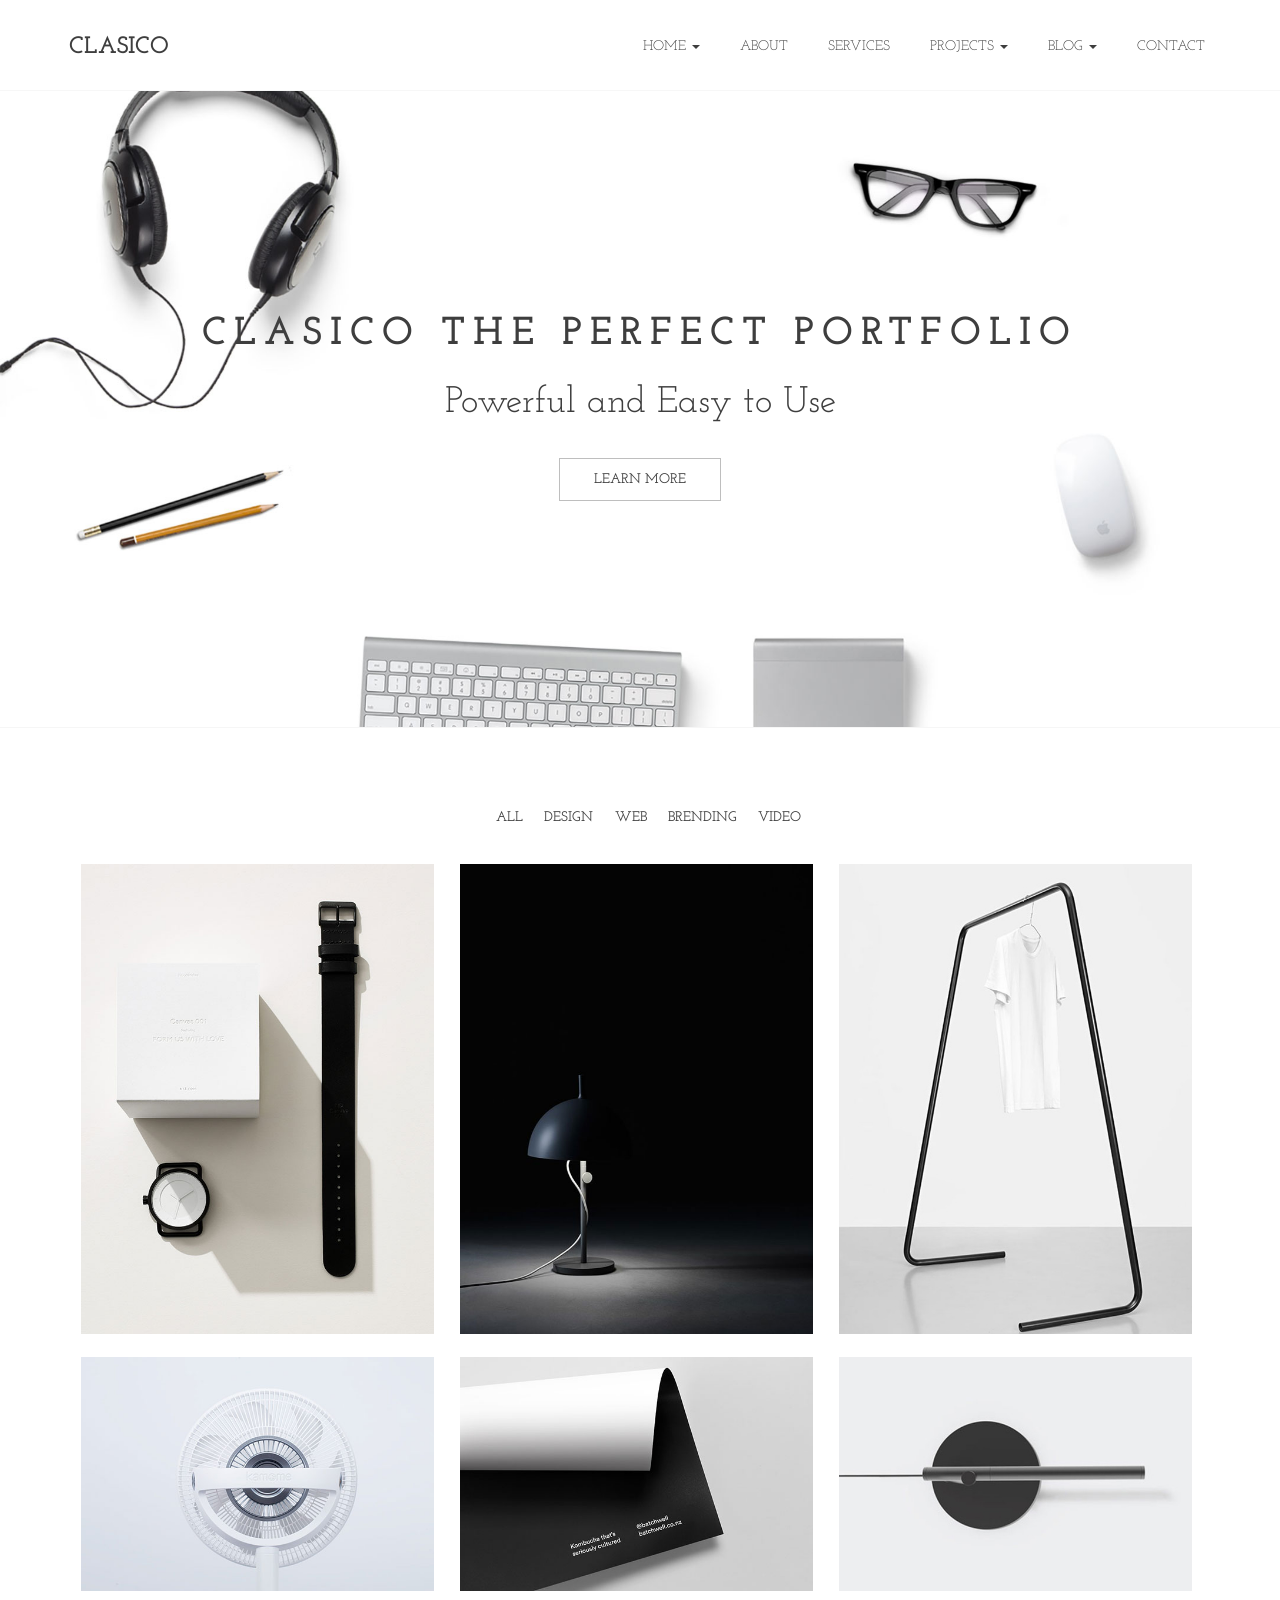
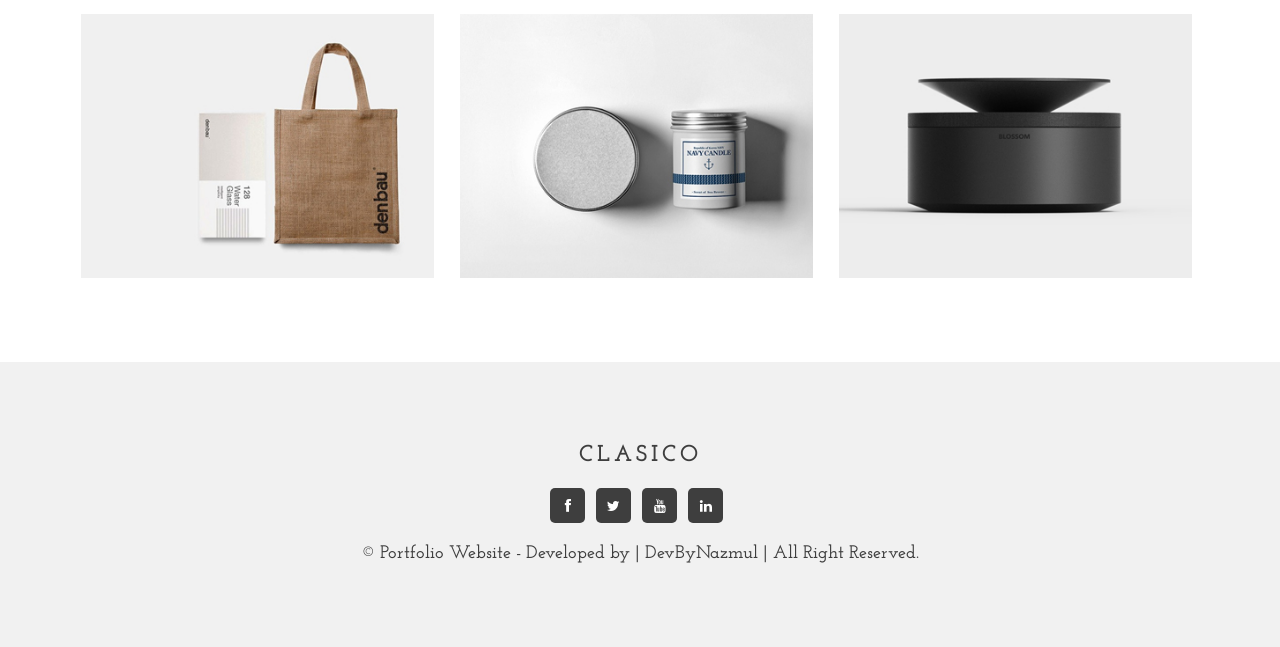
<file: index.html>
<!DOCTYPE html>
<html class="no-js" lang="en">


<head>
	<meta name="description" content="Clasico - Agency and Portfolio Template">
	<meta name="keywords" content="Clasico, portfolio, wordpress, html, css, theme">
    <meta name="viewport" content="width=device-width, initial-scale=1">      
	<meta name="LegendTheme" content="legendtheme">
	<meta http-equiv="Content-Type" content="text/html; charset=utf-8" />
	<title>Clasico - Minimal Portfolio Template</title>
    
    <!-- CSS Files -->
    <link rel="stylesheet" type="text/css" href="css/bootstrap.min.css" />
    <link rel="stylesheet" type="text/css" href="css/font-awesome.min.css" />
    <link rel="stylesheet" type="text/css" href="css/ionicons.css" />
    <link rel="stylesheet" type="text/css" href="css/style.css" />
</head>

<body>
	
    <header id="header">
    	<!-- start Navigation -->
        <nav class="navbar navbar-default" >
          <div class="container">
			<div class="row">
				<!-- Brand and toggle get grouped for better mobile display -->
				<div class="navbar-header">
				  <button type="button" class="navbar-toggle" data-toggle="collapse" data-target="#bs-example-navbar-collapse-1">
					<span class="sr-only">Toggle navigation</span>
					<span class="icon-bar"></span>
					<span class="icon-bar"></span>
					<span class="icon-bar"></span>
				  </button>
				  <a class="navbar-brand" href="index.html">Clasico</a>
				</div>
			
				<!-- Collect the nav links, forms, and other content for toggling -->
				<div class="collapse navbar-collapse" id="bs-example-navbar-collapse-1">
				  <ul class="nav navbar-nav navbar-right">
					<li class="dropdown ">
					  <a href="index.html" class="dropdown-toggle" data-toggle="dropdown">Home <b class="caret"></b></a>
					  <ul class="dropdown-menu">
						<li><a href="index.html">Grid Three</a></li>
						<li><a href="home-grid-two.html">Grid Two</a></li>
						<li><a href="home-agency.html">Agency</a></li>
					  </ul>
					</li>
					<li><a href="about.html">About</a></li>
					<li><a href="services.html">Services</a></li>
					<li class="dropdown">
					  <a href="#" class="dropdown-toggle" data-toggle="dropdown">Projects <b class="caret"></b></a>
					  <ul class="dropdown-menu">
						<li><a href="project-grid-two.html">Project Grid Two</a></li>
						<li><a href="project-grid-three.html">Project Grid Three</a></li>
						<li><a href="project-single.html">Single project Page</a></li>
					  </ul>
					</li>
					<li class="dropdown">
					  <a href="#" class="dropdown-toggle" data-toggle="dropdown">Blog <b class="caret"></b></a>
					  <ul class="dropdown-menu">
						<li><a href="blog-with-sidebar.html">Blog Page</a></li>
						<li><a href="blog-post.html">Single Blog Page</a></li>
					  </ul>
					</li>
					<li><a href="contact.html">Contact</a></li>
				  </ul>
				</div><!-- /.navbar-collapse -->
			</div>	
          </div><!-- /.container-fluid -->
        </nav><!-- end nav -->
    </header><!-- end header-->
    
	
	<div class="banner-area">
		<div class="container">
			<div class="row">
				<div class="home-top col-sm-12 ">
					<h3>Clasico the Perfect Portfolio</h3>
					<p>Powerful and Easy to Use</p>
					<a href="#">Learn more  </a>
				</div><!-- end home-top -->
			</div><!-- end row -->
		</div><!-- end container -->
    </div>
	
    <section id="portfolio" class="portfolio-area">
    	<div class="container inner-portfolio">
		
			<div class="portfolio-filter">
				<a class="filter" data-filter=".design, .web, .brending, .video">All</a>
				<a class="filter" data-filter=".design">design</a>
				<a class="filter" data-filter=".web">web</a>
				<a class="filter" data-filter=".brending">brending</a>
				<a class="filter" data-filter=".video">video</a>
			</div>
			
            <div class="portfolio">
                <div class="mix design brending" data-my-order="1">
                	<a href="project-single.html">
                        <img src="images/portfolio/1-2.jpg" alt="" />
                        <div class="inner-item">
                            <div class="text">
                                <h6>Your  Portfolio  Title</h6>
                                <p> brending</p>
                            </div><!-- end text -->
                        </div><!-- end inner-item -->
                    </a>
                </div>
                <div class="mix web design" data-my-order="2">
                	<a href="project-single.html">
                        <img src="images/portfolio/2-2.jpg" alt="" />
                        <div class="inner-item">
                            <div class="text">
                                <h6>Your  Portfolio  Title</h6>
                                <p>design</p>
                            </div><!-- end text -->
                        </div><!-- end inner-item -->
                    </a>
                </div>
                <div class="mix video" data-my-order="3">
                	<a href="project-single.html">
                        <img src="images/portfolio/2-1.jpg" alt="" />
                        <div class="inner-item">
                            <div class="text">
                                <h6>Your  Portfolio  Title</h6>
                                <p>video</p>
                            </div><!-- end text -->
                        </div><!-- end inner-item -->
                    </a>
                </div>
                <div class="mix brending" data-my-order="4">
                	<a href="project-single.html">
                        <img src="images/portfolio/3-2.jpg" alt="" />
                        <div class="inner-item">
                            <div class="text">
                                <h6>Your  Portfolio  Title</h6>
                                <p>brending</p>
                            </div><!-- end text -->
                        </div><!-- end inner-item -->
                    </a>
                </div>
                <div class="mix brending" data-my-order="4">
                	<a href="project-single.html">
                        <img src="images/portfolio/4-2.jpg" alt="" />
                        <div class="inner-item">
                            <div class="text">
                                <h6>Your  Portfolio  Title</h6>
                                <p>brending</p>
                            </div><!-- end text -->
                        </div><!-- end inner-item -->
                    </a>
                </div>
                <div class="mix video" data-my-order="4">
                	<a href="project-single.html">
                        <img src="images/portfolio/6.jpg" alt="" />
                        <div class="inner-item">
                            <div class="text">
                                <h6>Your  Portfolio  Title</h6>
                                <p>video</p>
                            </div><!-- end text -->
                        </div><!-- end inner-item -->
                    </a>
                </div>
                <div class="mix video" data-my-order="4">
                	<a href="project-single.html">
                        <img src="images/portfolio/work_07.jpg" alt="" />
                        <div class="inner-item">
                            <div class="text">
                                <h6>Your  Portfolio  Title</h6>
                                <p>video</p>
                            </div><!-- end text -->
                        </div><!-- end inner-item -->
                    </a>
                </div>
                <div class="mix design" data-my-order="4">
                	<a href="project-single.html">
                        <img src="images/portfolio/work_08.jpg" alt="" />
                        <div class="inner-item">
                            <div class="text">
                                <h6>Your  Portfolio  Title</h6>
                                <p>design</p>
                            </div><!-- end text -->
                        </div><!-- end inner-item -->
                    </a>
                </div>
                <div class="mix web" data-my-order="4">
                	<a href="project-single.html">
                        <img src="images/portfolio/work_09.jpg" alt="" />
                        <div class="inner-item">
                            <div class="text">
                                <h6>Your  Portfolio  Title</h6>
                                <p>Web</p>
                            </div><!-- end text -->
                        </div><!-- end inner-item -->
                    </a>
                </div>
            </div>
        </div><!-- end container -->
    </section><!-- end portfolio section -->
    
    <footer class="footer-top-area">
    	<div class="container">
        	<div class="">
            	<div class="footertop">
                
                    <div class="footer-copy-right col-sm-12">
						<a  href="#"> Clasico </a>
						<div class="footer-top-social-info">
                            <a href="#" class="facebook"><i class="fa fa-facebook"></i></a>
                            <a href="#" class="twitter"><i class="fa fa-twitter"></i></a>
                            <a href="#" class="youtube"><i class="fa fa-youtube"></i></a>
                            <a href="#" class="linkedin"><i class="fa fa-linkedin"></i></a>
                        </div>
						
                    </div><!-- end footer-top -->
					<div class="copy-right-area">
					
						<div class="footer-copy-right col-sm-12">
							<p > © Portfolio Website - Developed by | DevByNazmul | All Right Reserved. </p>
						</div><!-- end footer-widget -->

						
					</div>
                    
                </div><!-- end widgets -->
                
            </div><!-- end row -->
        </div><!-- end container -->
    </footer><!-- end footer -->
	
	



	<!-- JavaScript Files -->
    <script src="js/jquery-2.2.4.min.js"></script>
    <script src="js/bootstrap.min.js"></script>
    <script src="js/jquery.easing.min.js"></script>
    <script src="js/jquery.mixitup.min.js"></script>
    <script src="js/tilt.js"></script>
	<script src="js/mail.js"></script>
	<script src="js/scrollup.js"></script>
	<script src="js/script.js"></script>
</body>


</html>
</file>
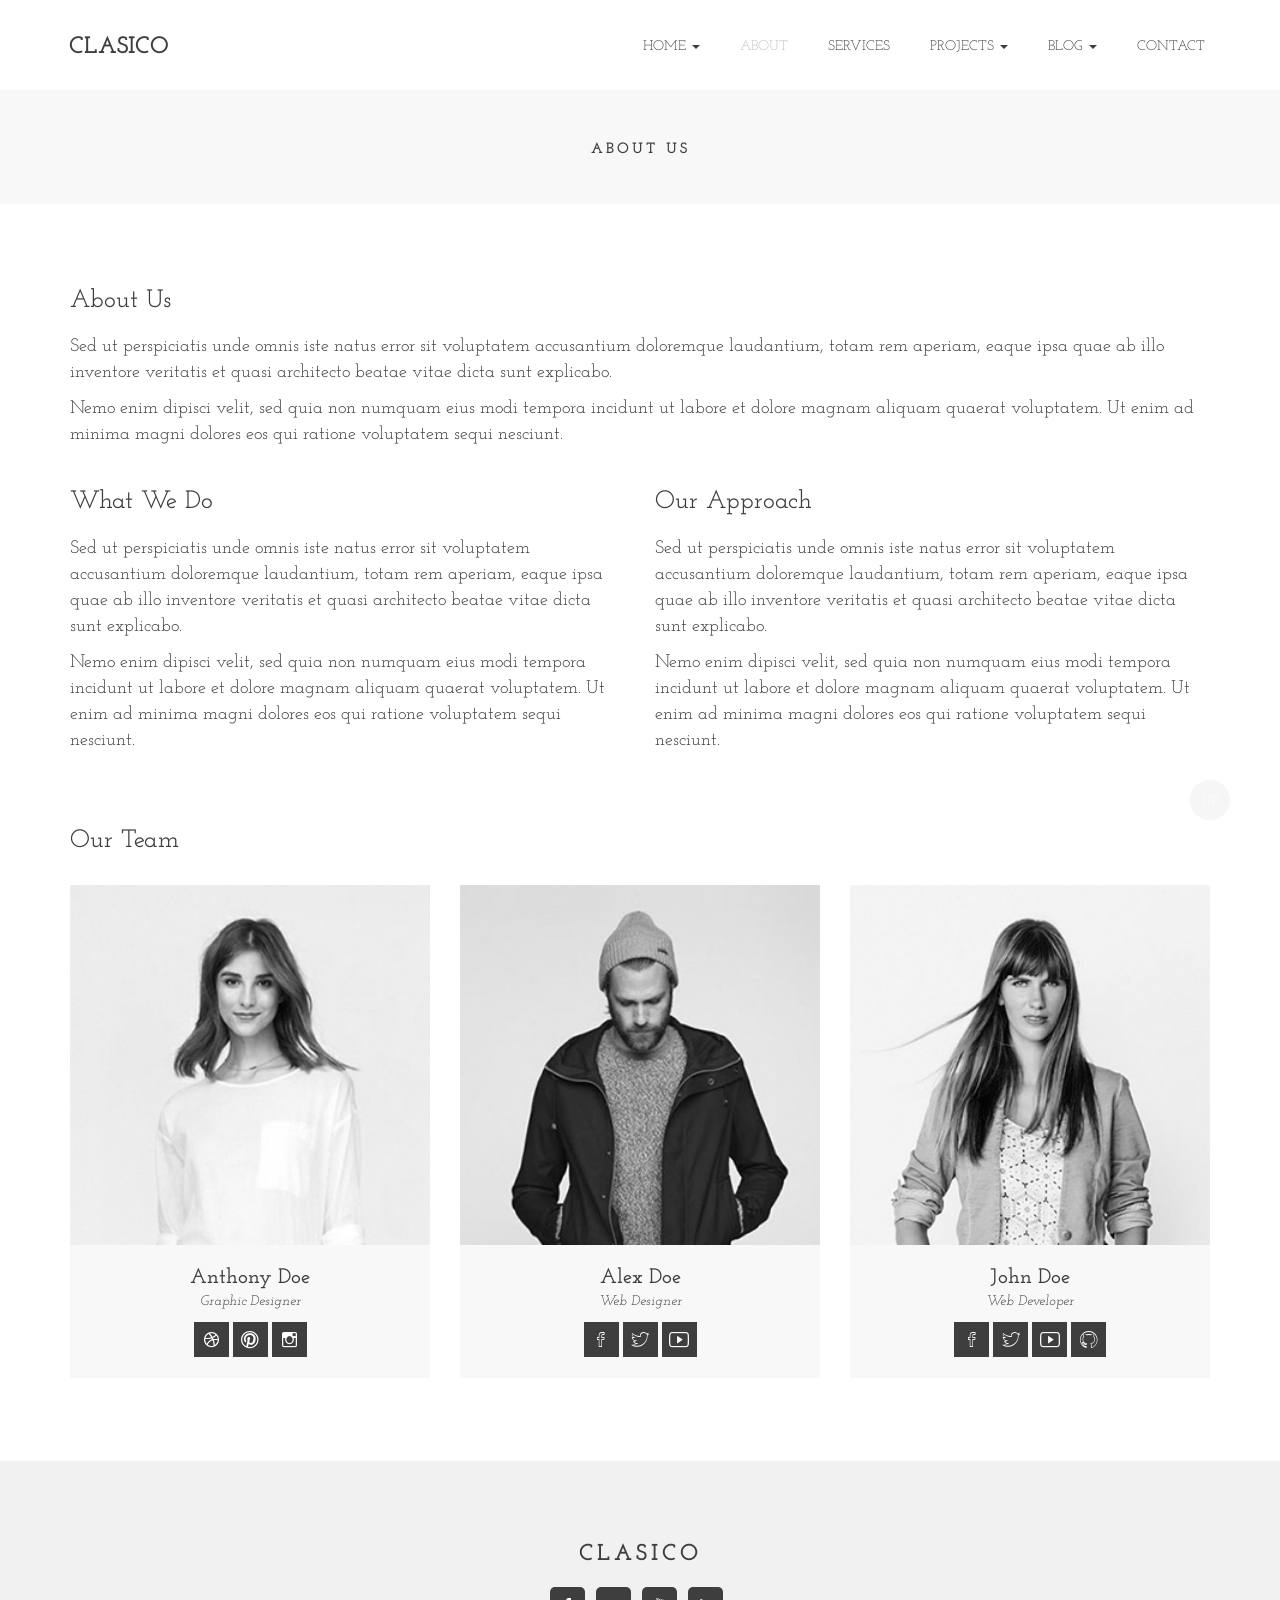
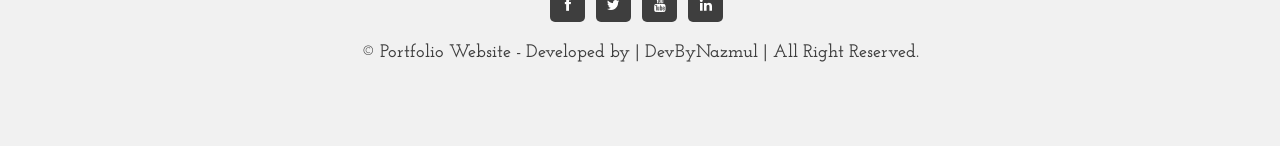
<file: about.html>
<!DOCTYPE html>
<html class="no-js" lang="zxx">

<head>
	<meta name="description" content="Clasico - Agency and Portfolio Template">
	<meta name="keywords" content="Clasico, portfolio, wordpress, html, css, theme">
    <meta name="viewport" content="width=device-width, initial-scale=1">  
	<meta name="LegendTheme" content="legendtheme">
	<meta http-equiv="Content-Type" content="text/html; charset=utf-8" />
	<title>Clasico - Minimal Portfolio Template</title>
    
    <!-- CSS Files -->
    <link rel="stylesheet" type="text/css" href="css/bootstrap.min.css" />
    <link rel="stylesheet" type="text/css" href="css/font-awesome.min.css" />
    <link rel="stylesheet" type="text/css" href="css/ionicons.css" />
    <link rel="stylesheet" type="text/css" href="css/style.css" />
</head>
<body>
	
    <header id="header">
    	<!-- start Navigation -->
        <nav class="navbar navbar-default" >
          <div class="container">
			<div class="row">
				<!-- Brand and toggle get grouped for better mobile display -->
				<div class="navbar-header">
				  <button type="button" class="navbar-toggle" data-toggle="collapse" data-target="#bs-example-navbar-collapse-1">
					<span class="sr-only">Toggle navigation</span>
					<span class="icon-bar"></span>
					<span class="icon-bar"></span>
					<span class="icon-bar"></span>
				  </button>
				  <a class="navbar-brand" href="index.html">Clasico</a>
				</div>
			
				<!-- Collect the nav links, forms, and other content for toggling -->
				<div class="collapse navbar-collapse" id="bs-example-navbar-collapse-1">
				  <ul class="nav navbar-nav navbar-right">
					<li class="dropdown">
					  <a href="index.html" class="dropdown-toggle" data-toggle="dropdown">Home <b class="caret"></b></a>
					  <ul class="dropdown-menu">
						<li><a href="index.html">Grid Three</a></li>
						<li><a href="home-grid-two.html">Grid Two</a></li>
						<li><a href="home-agency.html">Agency</a></li>
					  </ul>
					</li>
					<li class="active"><a href="about.html">About</a></li>
					<li><a href="services.html">Services</a></li>
					<li class="dropdown">
					  <a href="#" class="dropdown-toggle" data-toggle="dropdown">Projects <b class="caret"></b></a>
					  <ul class="dropdown-menu">
						<li><a href="project-grid-two.html">Project Grid Two</a></li>
						<li><a href="project-grid-three.html">Project Grid Three</a></li>
						<li><a href="project-single.html">Single project Page</a></li>
					  </ul>
					</li>
					<li class="dropdown">
					  <a href="#" class="dropdown-toggle" data-toggle="dropdown">Blog <b class="caret"></b></a>
					  <ul class="dropdown-menu">
						<li><a href="blog-with-sidebar.html">Blog Page</a></li>
						<li><a href="blog-post.html">Single Blog Page</a></li>
					  </ul>
					</li>
					<li><a href="contact.html">Contact</a></li>
				  </ul>
				</div><!-- /.navbar-collapse -->
			</div>	
          </div><!-- /.container-fluid -->
        </nav><!-- end nav -->
    </header><!-- end header-->
	
	<div class="breadcrumb_area">
		<div class="container">
			<div class="row">
				<div class="home-top col-sm-12">
					<h3>About Us</h3>
				</div><!-- end home-top -->
			</div><!-- end row -->
		</div><!-- end container -->
	</div><!-- end breadcrumb -->
	
    <section id="about">
    	<div class="container about">
        	<div class="row">
            	
                <div class="col-sm-12 pmb-20">
                	<h5>About Us</h5>
                    <p>Sed ut perspiciatis unde omnis iste natus error sit voluptatem accusantium doloremque laudantium, totam rem aperiam, eaque ipsa quae ab illo inventore veritatis et quasi architecto beatae vitae dicta sunt explicabo.</p> 
					<p>Nemo enim dipisci velit, sed quia non numquam eius modi tempora incidunt ut labore et dolore magnam aliquam quaerat voluptatem. Ut enim ad minima magni dolores eos qui ratione voluptatem sequi nesciunt.</p>
                </div>
            	
				<div class="we-do-area">
					<div class="col-sm-6">
						<h5>What We Do</h5>
						<p>Sed ut perspiciatis unde omnis iste natus error sit voluptatem accusantium doloremque laudantium, totam rem aperiam, eaque ipsa quae ab illo inventore veritatis et quasi architecto beatae vitae dicta sunt explicabo.</p> 
						<p>Nemo enim dipisci velit, sed quia non numquam eius modi tempora incidunt ut labore et dolore magnam aliquam quaerat voluptatem. Ut enim ad minima magni dolores eos qui ratione voluptatem sequi nesciunt.</p>
					</div>
					
					<div class="col-sm-6">
						<h5>Our Approach</h5>
						<p>Sed ut perspiciatis unde omnis iste natus error sit voluptatem accusantium doloremque laudantium, totam rem aperiam, eaque ipsa quae ab illo inventore veritatis et quasi architecto beatae vitae dicta sunt explicabo.</p> 
						<p>Nemo enim dipisci velit, sed quia non numquam eius modi tempora incidunt ut labore et dolore magnam aliquam quaerat voluptatem. Ut enim ad minima magni dolores eos qui ratione voluptatem sequi nesciunt.</p>
					</div>
                </div>
            </div><!-- end row -->
        </div><!-- end container -->
    </section><!-- end about -->
    
    <section id="our-team">
    	<div class="container our-team">
        	<h5>Our Team</h5>
        	<div class="row">
            
            	<div class="team col-sm-4">
                	<img src="images/team/team-1.jpg" alt="" />
                    <div class="inner">
                		<h6>Anthony Doe</h6> <br />
						<i>Graphic Designer</i>
                        <ul>
                            <li><a href="#"><i class=" fa ion-social-dribbble-outline"></i></a></li>
                            <li><a href="#"><i class=" fa ion-social-pinterest-outline"></i></a></li>
                            <li><a href="#"><i class=" fa ion-social-instagram-outline"></i></a></li>
                        </ul>
                	</div><!-- end inner -->
                </div><!-- end team -->
                
                <div class="team col-sm-4">
                	<img src="images/team/team-2.jpg" alt="" />
					<div class="inner">
						<h6>Alex Doe</h6> <br /> <i>Web Designer</i>
						<ul>
							<li><a href="#"><i class="fa ion-social-facebook-outline"></i></a></li>
							<li><a href="#"><i class="fa ion-social-twitter-outline"></i></a></li>
							<li><a href="#"><i class="fa ion-social-youtube-outline"></i></a></li>
						</ul>
					</div>
                </div><!-- end team -->
                
                <div class="team col-sm-4">
                	<img src="images/team/team-3.jpg" alt="" />
					<div class="inner">
						<h6>John Doe</h6> <br /> <i>Web Developer</i>
						<ul>
							<li><a href="#"><i class="fa ion-social-facebook-outline"></i></a></li>
							<li><a href="#"><i class="fa ion-social-twitter-outline"></i></a></li>
							<li><a href="#"><i class="fa ion-social-youtube-outline"></i></a></li>
							<li><a href="#"><i class="fa ion-social-github-outline"></i></a></li>
						</ul>
					</div>
                </div><!-- end team -->
            
            </div><!-- end row -->
        </div><!-- end container -->
    </section><!-- end our-team -->
    
    
    <footer class="footer-top-area">
    	<div class="container">
        	<div class="">
            	<div class="footertop">
                
                    <div class="footer-copy-right col-sm-12">
						<a  href="#"> Clasico </a>
						<div class="footer-top-social-info">
                            <a href="#" class="facebook"><i class="fa fa-facebook"></i></a>
                            <a href="#" class="twitter"><i class="fa fa-twitter"></i></a>
                            <a href="#" class="youtube"><i class="fa fa-youtube"></i></a>
                            <a href="#" class="linkedin"><i class="fa fa-linkedin"></i></a>
                        </div>
						
                    </div><!-- end footer-top -->
					<div class="copy-right-area">
					
						<div class="footer-copy-right col-sm-12">
							<p > © Portfolio Website - Developed by | DevByNazmul | All Right Reserved. </p>
						</div><!-- end footer-widget -->

						
					</div>
                    
                </div><!-- end widgets -->
                
            </div><!-- end row -->
        </div><!-- end container -->
    </footer><!-- end footer -->


	<!-- JavaScript Files -->
    <script src="js/jquery-2.2.4.min.js"></script>
    <script src="js/bootstrap.min.js"></script>
    <script src="js/jquery.easing.min.js"></script>
    <script src="js/jquery.mixitup.min.js"></script>
	<script src="js/tilt.js"></script>	
	<script src="js/mail.js"></script>
	<script src="js/scrollup.js"></script>
	<script src="js/script.js"></script>
</body>


</html>
</file>
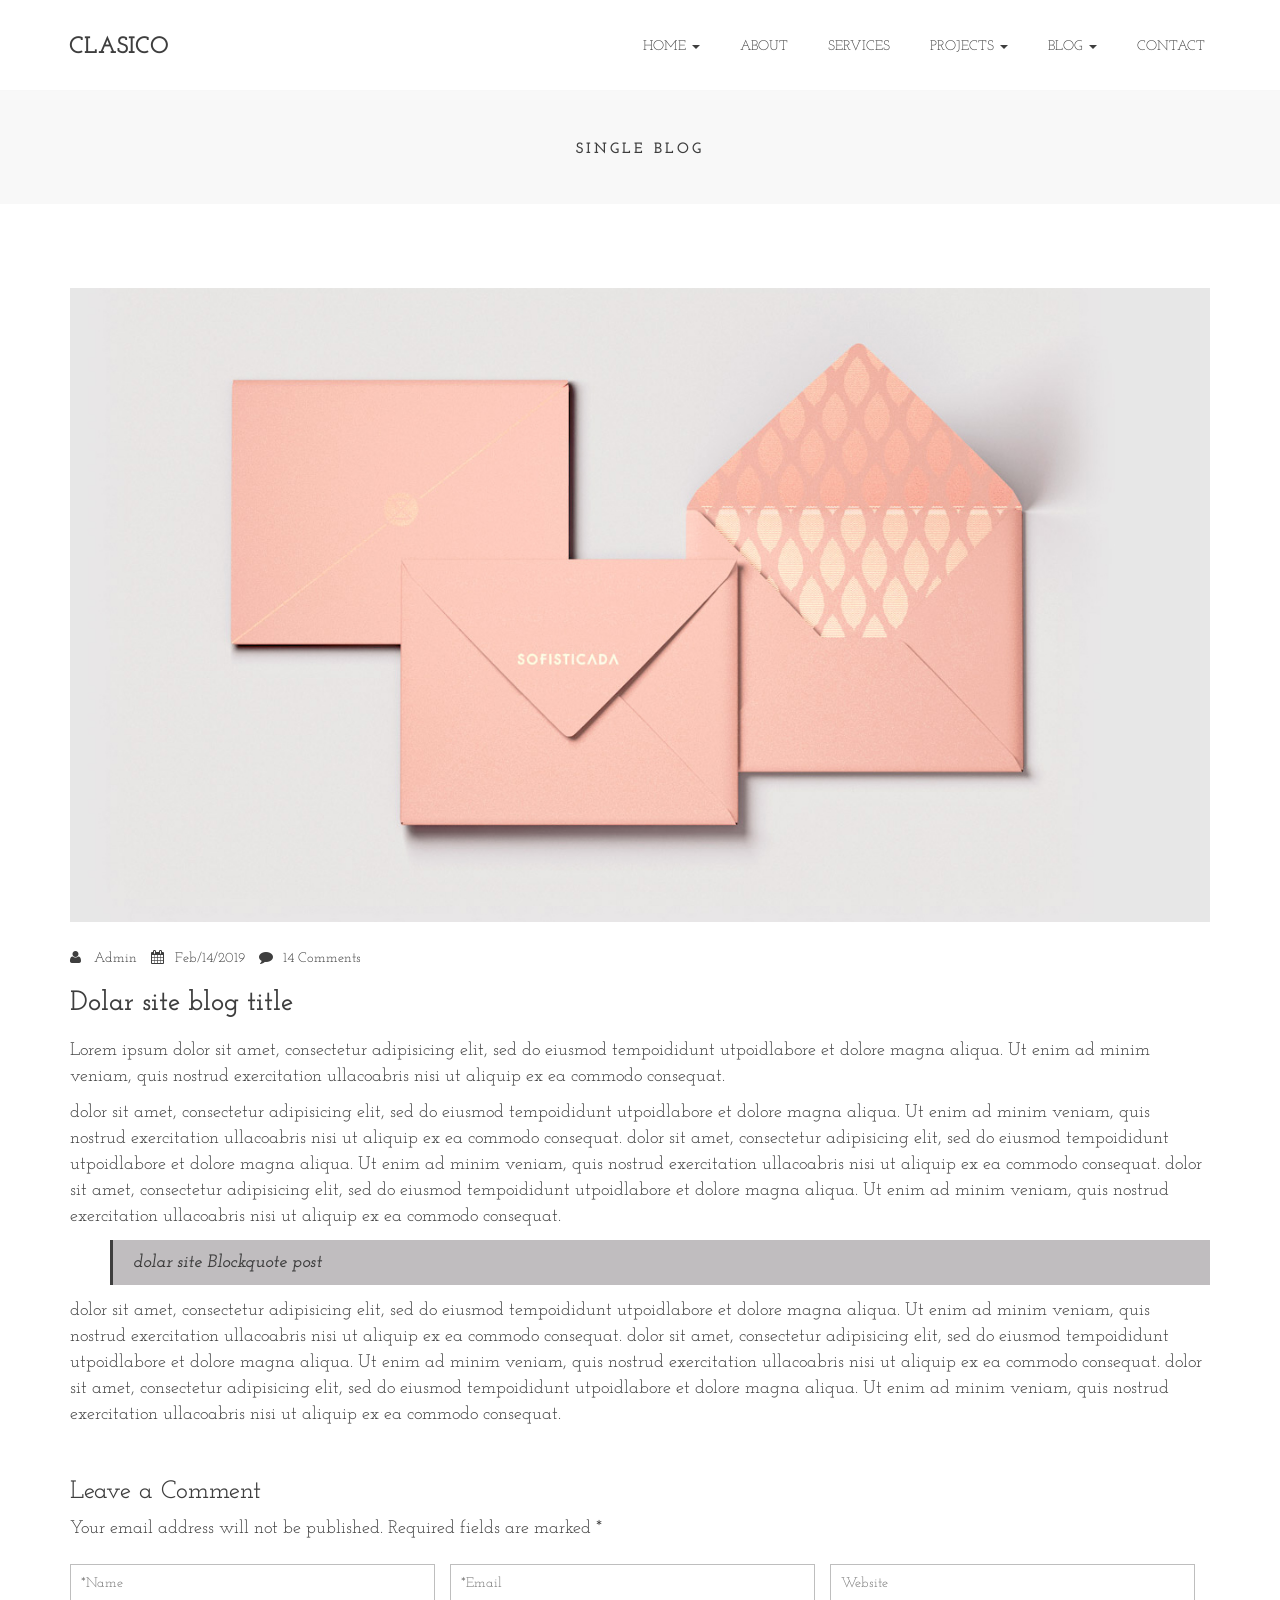
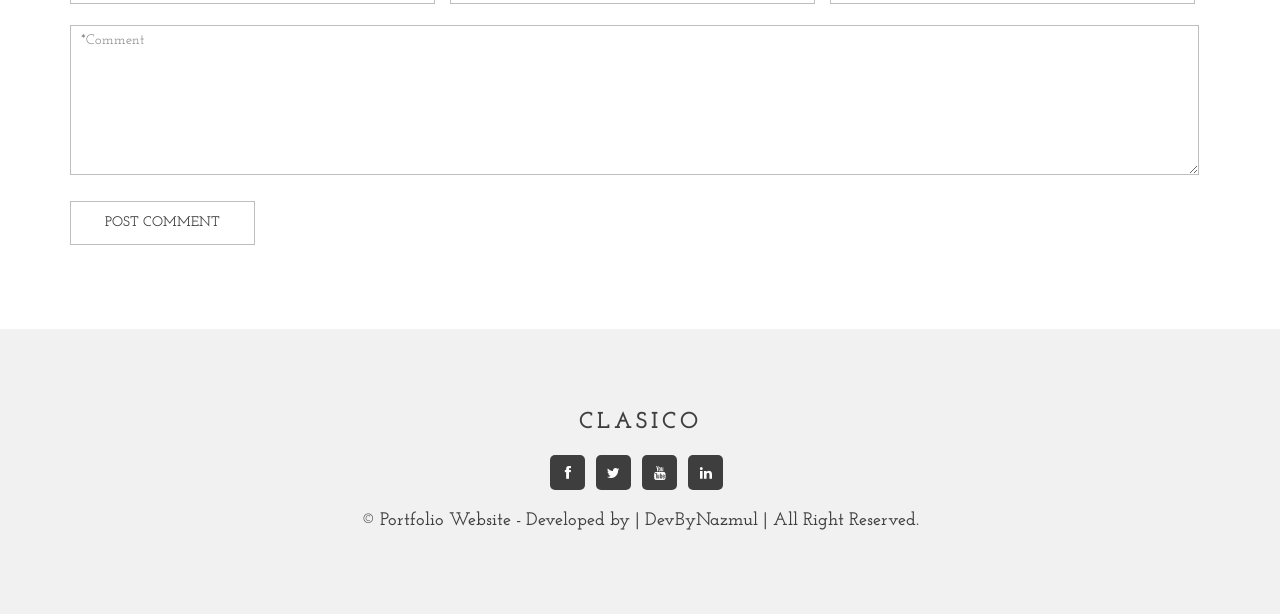
<file: blog-post.html>
<!DOCTYPE html>
<html class="no-js" lang="zxx">


<head>
	<meta name="description" content="Clasico - Agency and Portfolio Template">
	<meta name="keywords" content="Clasico, portfolio, wordpress, html, css, theme">
    <meta name="viewport" content="width=device-width, initial-scale=1">  	
	<meta name="LegendTheme" content="legendtheme">
	<meta http-equiv="Content-Type" content="text/html; charset=utf-8" />
	<title>Clasico - Minimal Portfolio Template</title>
    
    <!-- CSS Files -->
    <link rel="stylesheet" type="text/css" href="css/bootstrap.min.css" />
    <link rel="stylesheet" type="text/css" href="css/font-awesome.min.css" />
    <link rel="stylesheet" type="text/css" href="css/ionicons.css" />
    <link rel="stylesheet" type="text/css" href="css/style.css" />
</head>
<body>
	
    <header id="header">
    	<!-- start Navigation -->
        <nav class="navbar navbar-default" >
          <div class="container">
			<div class="row">
				<!-- Brand and toggle get grouped for better mobile display -->
				<div class="navbar-header">
				  <button type="button" class="navbar-toggle" data-toggle="collapse" data-target="#bs-example-navbar-collapse-1">
					<span class="sr-only">Toggle navigation</span>
					<span class="icon-bar"></span>
					<span class="icon-bar"></span>
					<span class="icon-bar"></span>
				  </button>
				  <a class="navbar-brand" href="index.html">Clasico</a>
				</div>
			
				<!-- Collect the nav links, forms, and other content for toggling -->
				<div class="collapse navbar-collapse" id="bs-example-navbar-collapse-1">
				  <ul class="nav navbar-nav navbar-right">
					<li class="dropdown">
					  <a href="#" class="dropdown-toggle" data-toggle="dropdown">Home <b class="caret"></b></a>
					  <ul class="dropdown-menu">
						<li><a href="index.html">Grid Three</a></li>
						<li><a href="home-grid-two.html">Grid Two</a></li>
						<li><a href="home-agency.html">Agency</a></li>
					  </ul>
					</li>
					<li ><a href="about.html">About</a></li>
					<li><a href="services.html">Services</a></li>
					<li class="dropdown">
					  <a href="#" class="dropdown-toggle" data-toggle="dropdown">Projects <b class="caret"></b></a>
					  <ul class="dropdown-menu">
						<li><a href="project-grid-two.html">Project Grid Two</a></li>
						<li><a href="project-grid-three.html">Project Grid Three</a></li>
						<li><a href="project-single.html">Single project Page</a></li>
					  </ul>
					</li>
					<li class="dropdown">
					  <a href="#" class="dropdown-toggle" data-toggle="dropdown">Blog <b class="caret"></b></a>
					  <ul class="dropdown-menu">
						<li><a href="blog-with-sidebar.html">Blog Page</a></li>
						<li><a href="blog-post.html">Single Blog Page</a></li>
					  </ul>
					</li>
					<li><a href="contact.html">Contact</a></li>
				  </ul>
				</div><!-- /.navbar-collapse -->
			</div>	
          </div><!-- /.container-fluid -->
        </nav><!-- end nav -->
    </header><!-- end header-->
    
	
	<div class="breadcrumb_area">
		<div class="container">
			<div class="row">
				<div class="home-top col-sm-12">
					<h3>Single Blog</h3>
				</div><!-- end home-top -->
			</div><!-- end row -->
		</div><!-- end container -->
	</div><!-- end breadcrumb -->
	
    <div id="blog-post-no-sidebar">
    	<div class="container blog-post-no-sidebar">
        	<div class="row">
            	
                <!-- start content -->
                <div class="col-sm-12 content">
                	
                    <article>
                        <a href="#"><img src="images/b2.jpg" alt="" /></a>
                        <div class="article-content">
                            <ul>
                                <li><i class="fa fa-user"></i> <a href="#">Admin</a></li>
                                <li><i class="fa fa-calendar"></i> Feb/14/2019 </li>
                                <li><i class="fa fa-comment"></i> <a href="#">14 Comments</a></li>
                            </ul>
                            <h4><a href="#"> Dolar site blog title</a></h4>
                            <p>Lorem ipsum dolor sit amet, consectetur adipisicing elit, sed do eiusmod tempoididunt utpoidlabore et dolore magna aliqua. Ut enim ad minim veniam, quis nostrud exercitation ullacoabris nisi ut aliquip ex ea commodo consequat. </p>
                            <p> dolor sit amet, consectetur adipisicing elit, sed do eiusmod tempoididunt utpoidlabore et dolore magna aliqua. Ut enim ad minim veniam, quis nostrud exercitation ullacoabris nisi ut aliquip ex ea commodo consequat.  dolor sit amet, consectetur adipisicing elit, sed do eiusmod tempoididunt utpoidlabore et dolore magna aliqua. Ut enim ad minim veniam, quis nostrud exercitation ullacoabris nisi ut aliquip ex ea commodo consequat.  dolor sit amet, consectetur adipisicing elit, sed do eiusmod tempoididunt utpoidlabore et dolore magna aliqua. Ut enim ad minim veniam, quis nostrud exercitation ullacoabris nisi ut aliquip ex ea commodo consequat. </p>
                            <blockquote> dolar site Blockquote post</blockquote>
                            <p> dolor sit amet, consectetur adipisicing elit, sed do eiusmod tempoididunt utpoidlabore et dolore magna aliqua. Ut enim ad minim veniam, quis nostrud exercitation ullacoabris nisi ut aliquip ex ea commodo consequat.  dolor sit amet, consectetur adipisicing elit, sed do eiusmod tempoididunt utpoidlabore et dolore magna aliqua. Ut enim ad minim veniam, quis nostrud exercitation ullacoabris nisi ut aliquip ex ea commodo consequat.  dolor sit amet, consectetur adipisicing elit, sed do eiusmod tempoididunt utpoidlabore et dolore magna aliqua. Ut enim ad minim veniam, quis nostrud exercitation ullacoabris nisi ut aliquip ex ea commodo consequat. </p>
                        </div>
                    </article><!-- article -->
                    
                    <div class="leave-comment">
                    	<h5>Leave a Comment</h5>
                        <p>Your email address will not be published. Required fields are marked *</p>
                        <form>
                        	<input type="text" name="name" class="name" placeholder="*Name"/>
                            <input type="text" name="email" class="email" placeholder="*Email"/>
                            <input type="text" name="website" class="website" placeholder="Website"/>
                            <textarea class="comment" placeholder="*Comment"></textarea>
                            <button>Post Comment</button>
                        </form>
                    </div><!-- end leave-comment -->
                    
                </div><!-- end content -->
                
            </div><!-- end row -->
        </div><!-- end container -->
    </div><!-- end blog -->
    
    
    <footer class="footer-top-area">
    	<div class="container">
        	<div class="">
            	<div class="footertop">
                
                    <div class="footer-copy-right col-sm-12">
						<a  href="#"> Clasico </a>
						<div class="footer-top-social-info">
                            <a href="#" class="facebook"><i class="fa fa-facebook"></i></a>
                            <a href="#" class="twitter"><i class="fa fa-twitter"></i></a>
                            <a href="#" class="youtube"><i class="fa fa-youtube"></i></a>
                            <a href="#" class="linkedin"><i class="fa fa-linkedin"></i></a>
                        </div>
						
                    </div><!-- end footer-top -->
					<div class="copy-right-area">
					
						<div class="footer-copy-right col-sm-12">
							<p > © Portfolio Website - Developed by | DevByNazmul | All Right Reserved. </p>
						</div><!-- end footer-widget -->

						
					</div>
                    
                </div><!-- end widgets -->
                
            </div><!-- end row -->
        </div><!-- end container -->
    </footer><!-- end footer -->


	<!-- JavaScript Files -->
    <script src="js/jquery-2.2.4.min.js"></script>
    <script src="js/bootstrap.min.js"></script>
    <script src="js/jquery.easing.min.js"></script>
    <script src="js/jquery.mixitup.min.js"></script>
	<script src="js/tilt.js"></script>
	<script src="js/mail.js"></script>
	<script src="js/scrollup.js"></script>
	<script src="js/script.js"></script>
</body>


</html>
</file>
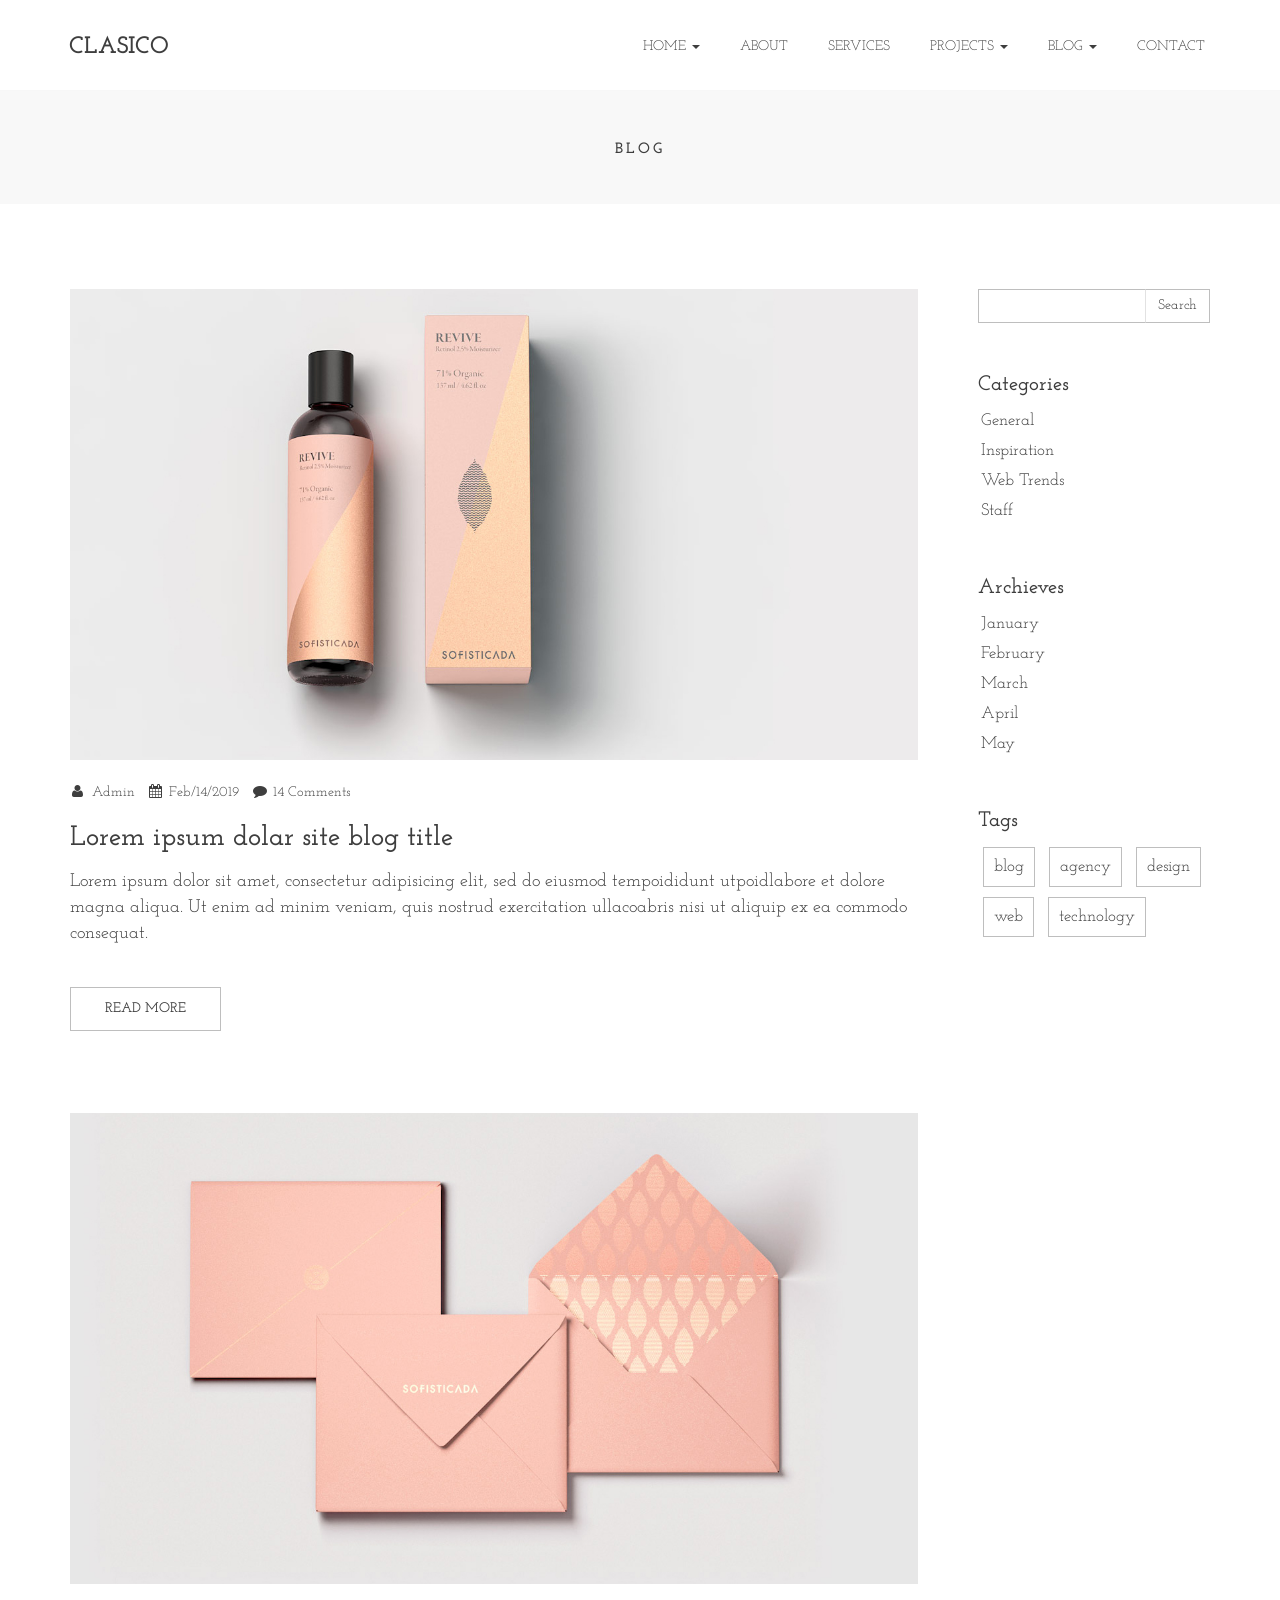
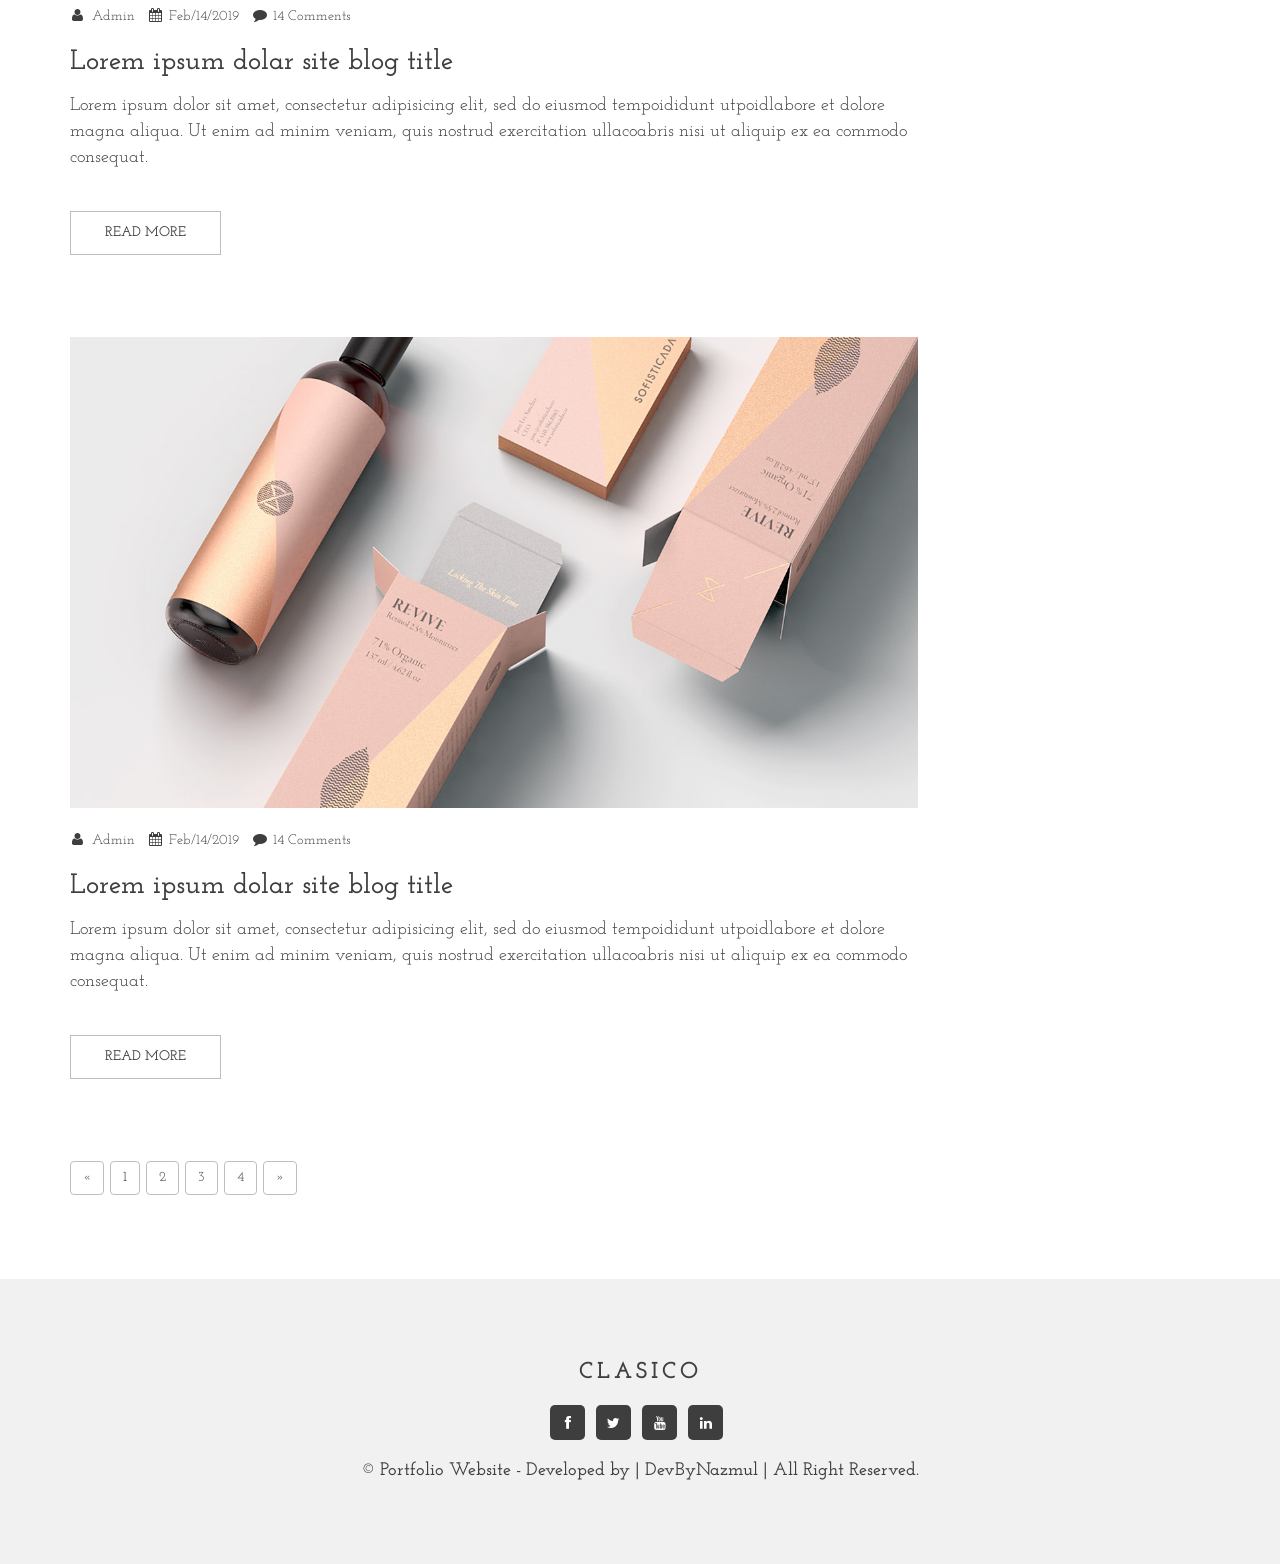
<file: blog-with-sidebar.html>
<!DOCTYPE html>
<html class="no-js" lang="en">


<head>
	<meta name="description" content="Clasico - Agency and Portfolio Template">
	<meta name="keywords" content="Clasico, portfolio, wordpress, html, css, theme">
    <meta name="viewport" content="width=device-width, initial-scale=1">      
	<meta name="LegendTheme" content="legendtheme">
	<meta http-equiv="Content-Type" content="text/html; charset=utf-8" />
	<title>Clasico - Minimal Portfolio Template</title>
    
    <!-- CSS Files -->
    <link rel="stylesheet" type="text/css" href="css/bootstrap.min.css" />
    <link rel="stylesheet" type="text/css" href="css/font-awesome.min.css" />
    <link rel="stylesheet" type="text/css" href="css/ionicons.css" />
    <link rel="stylesheet" type="text/css" href="css/style.css" />
</head>
<body>
	
    <header id="header">
    	<!-- start Navigation -->
        <nav class="navbar navbar-default" >
          <div class="container">
			<div class="row">
				<!-- Brand and toggle get grouped for better mobile display -->
				<div class="navbar-header">
				  <button type="button" class="navbar-toggle" data-toggle="collapse" data-target="#bs-example-navbar-collapse-1">
					<span class="sr-only">Toggle navigation</span>
					<span class="icon-bar"></span>
					<span class="icon-bar"></span>
					<span class="icon-bar"></span>
				  </button>
				  <a class="navbar-brand" href="index.html">Clasico</a>
				</div>
			
				<!-- Collect the nav links, forms, and other content for toggling -->
				<div class="collapse navbar-collapse" id="bs-example-navbar-collapse-1">
				  <ul class="nav navbar-nav navbar-right">
					<li class="dropdown">
					  <a href="#" class="dropdown-toggle" data-toggle="dropdown">Home <b class="caret"></b></a>
					  <ul class="dropdown-menu">
						<li><a href="index.html">Grid Three</a></li>
						<li><a href="home-grid-two.html">Grid Two</a></li>
						<li><a href="home-agency.html">Agency</a></li>
					  </ul>
					</li>
					<li ><a href="about.html">About</a></li>
					<li><a href="services.html">Services</a></li>
					<li class="dropdown">
					  <a href="#" class="dropdown-toggle" data-toggle="dropdown">Projects <b class="caret"></b></a>
					  <ul class="dropdown-menu">
						<li><a href="project-grid-two.html">Project Grid Two</a></li>
						<li><a href="project-grid-three.html">Project Grid Three</a></li>
						<li><a href="project-single.html">Single project Page</a></li>
					  </ul>
					</li>
					<li class="dropdown">
					  <a href="#" class="dropdown-toggle" data-toggle="dropdown">Blog <b class="caret"></b></a>
					  <ul class="dropdown-menu">
						<li><a href="blog-with-sidebar.html">Blog Page</a></li>
						<li><a href="blog-post.html">Single Blog Page</a></li>
					  </ul>
					</li>
					<li><a href="contact.html">Contact</a></li>
				  </ul>
				</div><!-- /.navbar-collapse -->
			</div>	
          </div><!-- /.container-fluid -->
        </nav><!-- end nav -->
    </header><!-- end header-->
	
	<div class="breadcrumb_area">
		<div class="container">
			<div class="row">
				<div class="home-top col-sm-12">
					<h3>Blog</h3>
				</div><!-- end home-top -->
			</div><!-- end row -->
		</div><!-- end container -->
	</div><!-- end breadcrumb -->
	
	
    <div id="blog">
    	<div class="container blog">
        	<div class="row">
            	
                <!-- start content -->
				<div class="col-sm-9">
				  <div class="content">
                    <article>
					  <div class="row">
                        <div class="blog-text col-sm-12">
                        	<a href="blog-post.html"><img src="images/b3.jpg" alt="" /></a>
                            <ul>
                            	<li><i class="fa fa-user"></i><a href="#">Admin</a></li>
                                <li><i class="fa fa-calendar"></i>Feb/14/2019 </li>
                                <li><i class="fa fa-comment"></i><a href="#">14 Comments</a></li>
                            </ul>
                        	<h4><a href="blog-post.html">Lorem ipsum dolar site blog title</a></h4>
                            <p>Lorem ipsum dolor sit amet, consectetur adipisicing elit, sed do eiusmod tempoididunt utpoidlabore et dolore magna aliqua. Ut enim ad minim veniam, quis nostrud exercitation ullacoabris nisi ut aliquip ex ea commodo consequat. </p>
                            <a href="blog-post.html" class="button home-top a pull-left">Read more</a>
                        </div>
                      </div>
                    </article><!-- article -->
                    
                    <article>
					  <div class="row">
                        <div class="blog-text col-sm-12">
                        	<a href="blog-post.html"><img src="images/b2.jpg" alt="" /></a>
                            <ul>
                            	<li><i class="fa fa-user"></i><a href="#">Admin</a></li>
                                <li><i class="fa fa-calendar"></i>Feb/14/2019 </li>
                                <li><i class="fa fa-comment"></i><a href="#">14 Comments</a></li>
                            </ul>
                        	<h4><a href="blog-post.html">Lorem ipsum dolar site blog title</a></h4>
                            <p>Lorem ipsum dolor sit amet, consectetur adipisicing elit, sed do eiusmod tempoididunt utpoidlabore et dolore magna aliqua. Ut enim ad minim veniam, quis nostrud exercitation ullacoabris nisi ut aliquip ex ea commodo consequat. </p>
                            <a href="blog-post.html" class="button pull-left">Read more</a>
                        </div>
                      </div>
                    </article><!-- article -->
                    
                    <article>
					  <div class="row">
                        <div class="blog-text col-sm-12">
                        	<a href="blog-post.html"><img src="images/b1.jpg" alt="" /></a>
                            <ul>
                            	<li><i class="fa fa-user"></i><a href="#">Admin</a></li>
                                <li><i class="fa fa-calendar"></i>Feb/14/2019 </li>
                                <li><i class="fa fa-comment"></i><a href="#">14 Comments</a></li>
                            </ul>
                        	<h4><a href="blog-post.html">Lorem ipsum dolar site blog title</a></h4>
                            <p>Lorem ipsum dolor sit amet, consectetur adipisicing elit, sed do eiusmod tempoididunt utpoidlabore et dolore magna aliqua. Ut enim ad minim veniam, quis nostrud exercitation ullacoabris nisi ut aliquip ex ea commodo consequat. </p>
                            <a href="blog-post.html" class="button pull-left">Read more</a>
                        </div>
                      </div>
                    </article><!-- article -->
                    
                    <div class="pagination text-left">
                         <ul class="pagination">
                             <li><a href="#">&laquo;</a></li>
                             <li class="active"><a href="#">1</a></li>
                             <li><a href="#">2</a></li>
                             <li><a href="#">3</a></li>
                             <li><a href="#">4</a></li>
                             <li><a href="#">&raquo;</a></li>
                         </ul>
                 	</div>
                    
                 </div><!-- end content -->
                </div><!-- end content -->
                
                <!-- start sidebar -->
                <div class="col-sm-3 sidebar">
                	<div class="widgets">
                    
                    	<div class="widget search">
                        	<div class="input-group">
                                <input type="text" class="form-control">
                                <span class="input-group-btn">
                                    <button class="btn btn-default" type="button">Search</button>
                                </span>
                            </div>
                        </div><!-- end widget-->
                        
                        <div class="widget category">
                        	<h6>Categories</h6>
                            <ul>
                            	<li><a href="#">General</a></li>
                            	<li><a href="#">Inspiration</a></li>
                                <li><a href="#">Web Trends</a></li>
                                <li><a href="#">Staff</a></li>
                            </ul>
                        </div><!-- end widget-->
                        
                        <div class="widget archieves">
                        	<h6>Archieves</h6>
                            <ul>
                            	<li><a href="#">January</a></li>
                            	<li><a href="#">February</a></li>
                                <li><a href="#">March</a></li>
                                <li><a href="#">April</a></li>
                                <li><a href="#">May</a></li>
                            </ul>
                        </div><!-- end widget-->
                        
                        <div class="widget tags">
                        	<h6>Tags</h6>
                            <ul>
                            	<li><a href="#">blog</a></li>
                            	<li><a href="#">agency</a></li>
                                <li><a href="#">design</a></li>
                                <li><a href="#">web</a></li>
                                <li><a href="#">technology</a></li>
                            </ul>
                        </div><!-- end widget-->
                        
                    </div><!-- end widgets -->
                </div>
                
            </div><!-- end row -->
        </div><!-- end container -->
    </div><!-- end blog -->
    
    
    <footer class="footer-top-area">
    	<div class="container">
        	<div class="">
            	<div class="footertop">
                
                    <div class="footer-copy-right col-sm-12">
						<a  href="#"> Clasico </a>
						<div class="footer-top-social-info">
                            <a href="#" class="facebook"><i class="fa fa-facebook"></i></a>
                            <a href="#" class="twitter"><i class="fa fa-twitter"></i></a>
                            <a href="#" class="youtube"><i class="fa fa-youtube"></i></a>
                            <a href="#" class="linkedin"><i class="fa fa-linkedin"></i></a>
                        </div>
						
                    </div><!-- end footer-top -->
					<div class="copy-right-area">
					
						<div class="footer-copy-right col-sm-12">
							<p > © Portfolio Website - Developed by | DevByNazmul | All Right Reserved. </p>
						</div><!-- end footer-widget -->

						
					</div>
                    
                </div><!-- end widgets -->
                
            </div><!-- end row -->
        </div><!-- end container -->
    </footer><!-- end footer -->


	<!-- JavaScript Files -->
    <script src="js/jquery-2.2.4.min.js"></script>
    <script src="js/bootstrap.min.js"></script>
    <script src="js/jquery.easing.min.js"></script>
    <script src="js/jquery.mixitup.min.js"></script>
	<script src="js/tilt.js"></script>	
	<script src="js/mail.js"></script>
	<script src="js/scrollup.js"></script>
	<script src="js/script.js"></script>
</body>


</html>
</file>
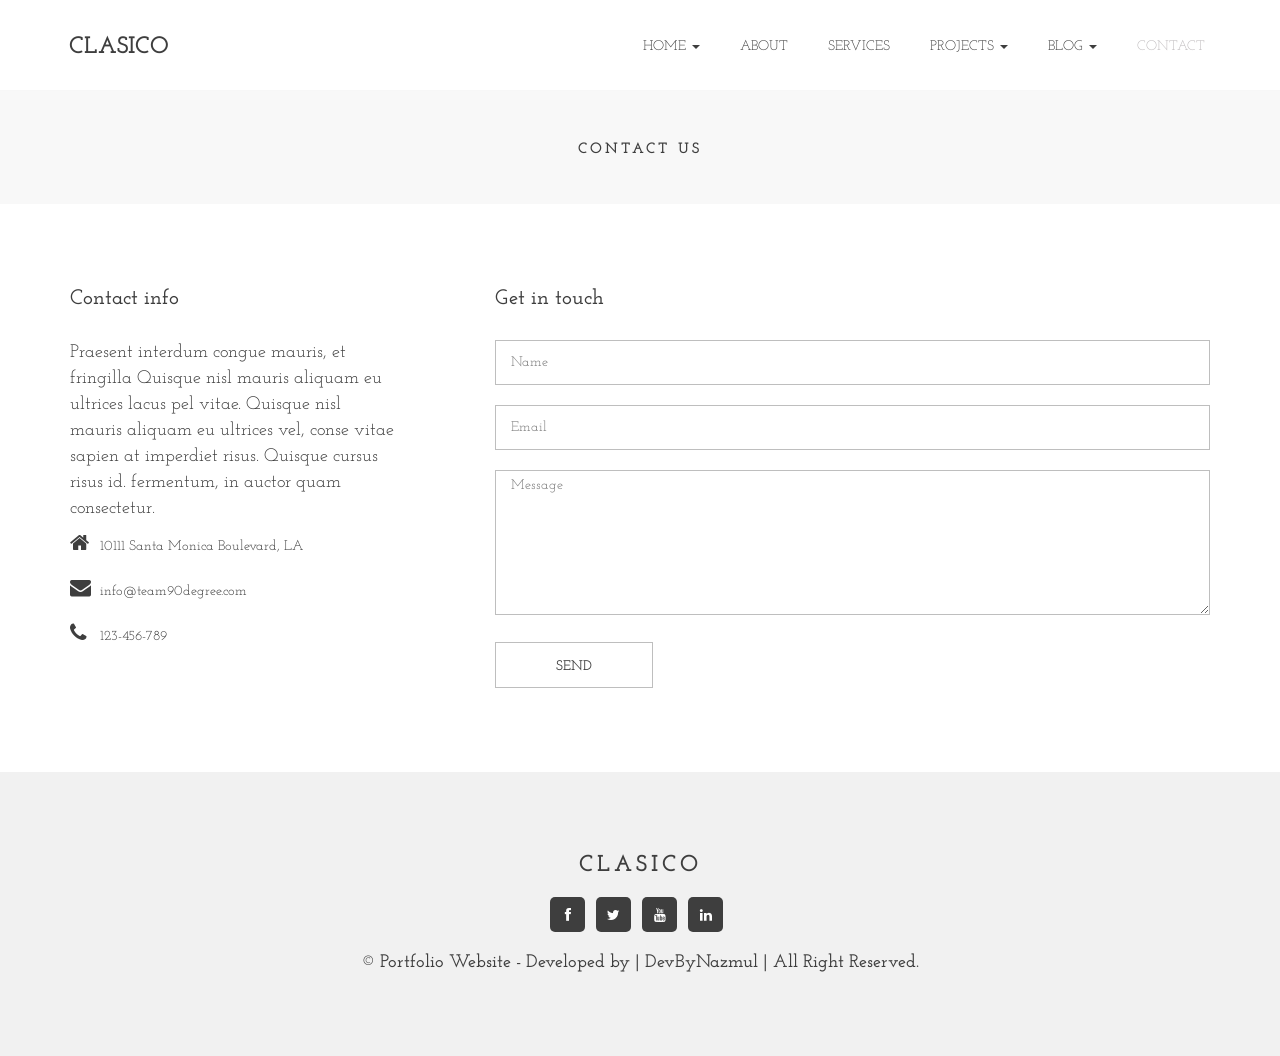
<file: contact.html>
<!DOCTYPE html>
<html class="no-js" lang="en">


<head>
	<meta name="description" content="Clasico - Agency and Portfolio Template">
	<meta name="keywords" content="Clasico, portfolio, wordpress, html, css, theme">
    <meta name="viewport" content="width=device-width, initial-scale=1">  	
	<meta name="LegendTheme" content="legendtheme">
	<meta http-equiv="Content-Type" content="text/html; charset=utf-8" />
	<title>Clasico - Minimal Portfolio Template</title>
    
    <!-- CSS Files -->
    <link rel="stylesheet" type="text/css" href="css/bootstrap.min.css" />
    <link rel="stylesheet" type="text/css" href="css/font-awesome.min.css" />
    <link rel="stylesheet" type="text/css" href="css/ionicons.css" />
    <link rel="stylesheet" type="text/css" href="css/style.css" />
</head>
<body>
	
    <header id="header">
    	<!-- start Navigation -->
        <nav class="navbar navbar-default" >
          <div class="container">
			<div class="row">
				<!-- Brand and toggle get grouped for better mobile display -->
				<div class="navbar-header">
				  <button type="button" class="navbar-toggle" data-toggle="collapse" data-target="#bs-example-navbar-collapse-1">
					<span class="sr-only">Toggle navigation</span>
					<span class="icon-bar"></span>
					<span class="icon-bar"></span>
					<span class="icon-bar"></span>
				  </button>
				  <a class="navbar-brand" href="index.html">Clasico</a>
				</div>
			
				<!-- Collect the nav links, forms, and other content for toggling -->
				<div class="collapse navbar-collapse" id="bs-example-navbar-collapse-1">
				  <ul class="nav navbar-nav navbar-right">
					<li class="dropdown">
					  <a href="#" class="dropdown-toggle" data-toggle="dropdown">Home <b class="caret"></b></a>
					  <ul class="dropdown-menu">
						<li><a href="index.html">Grid Three</a></li>
						<li><a href="home-grid-two.html">Grid Two</a></li>
						<li><a href="home-agency.html">Agency</a></li>
					  </ul>
					</li>
					<li ><a href="about.html">About</a></li>
					<li><a href="services.html">Services</a></li>
					<li class="dropdown">
					  <a href="#" class="dropdown-toggle" data-toggle="dropdown">Projects <b class="caret"></b></a>
					  <ul class="dropdown-menu">
						<li><a href="project-grid-two.html">Project Grid Two</a></li>
						<li><a href="project-grid-three.html">Project Grid Three</a></li>
						<li><a href="project-single.html">Single project Page</a></li>
					  </ul>
					</li>
					<li class="dropdown">
					  <a href="#" class="dropdown-toggle" data-toggle="dropdown">Blog <b class="caret"></b></a>
					  <ul class="dropdown-menu">
						<li><a href="blog-with-sidebar.html">Blog Page</a></li>
						<li><a href="blog-post.html">Single Blog Page</a></li>
					  </ul>
					</li>
					<li class="active"><a href="contact.html">Contact</a></li>
				  </ul>
				</div><!-- /.navbar-collapse -->
			</div>	
          </div><!-- /.container-fluid -->
        </nav><!-- end nav -->
    </header><!-- end header-->
    
	<div class="breadcrumb_area">
		<div class="container">
			<div class="row">
				<div class="home-top col-sm-12">
					<h3>Contact Us</h3>
				</div><!-- end home-top -->
			</div><!-- end row -->
		</div><!-- end container -->
	</div><!-- end breadcrumb -->
    
    <section id="contact">
    	<div class="container contact">
        	<div class="row">
            
            	<div class="col-sm-4 contact-info">
                	<h6>Contact info</h6>
					<p>Praesent interdum congue mauris, et fringilla Quisque nisl mauris aliquam eu ultrices lacus pel vitae. Quisque nisl mauris aliquam eu ultrices vel, conse vitae sapien at imperdiet risus. Quisque cursus risus id. fermentum, in auctor quam consectetur.</p>
                    <div><i class="fa fa-home"></i>10111 Santa Monica Boulevard, LA</div>
                    <div><i class="fa fa-envelope"></i><a href="mailto:legendtheme2016@gmial.com">info@team90degree.com</a></div>
                    <div><i class="fa fa-phone"></i>123-456-789</div>
                </div><!-- end contact-info -->
                
                <div class="col-sm-8 contact-form">
                	<h6>Get in touch</h6>
					<form class="contact-forms" id="contact-form" action="https://team90degree.com/html/tf/clasico-demo/mail.php" method="post">
                    	<input type="text" name="name" class="name" placeholder="Name" />
                        <input type="text" name="email" class="email" placeholder="Email" />
                        <textarea name="message" placeholder="Message" ></textarea>
                        <button type="submit" class="send">Send</button>
                    </form>
					<p class="form-messege"></p>
                </div><!-- end contact-form -->
                
            </div><!-- end row -->
        </div>
    </section><!-- end portfolio section -->
    
    <footer class="footer-top-area">
    	<div class="container">
        	<div class="">
            	<div class="footertop">
                
                    <div class="footer-copy-right col-sm-12">
						<a  href="#"> Clasico </a>
						<div class="footer-top-social-info">
                            <a href="#" class="facebook"><i class="fa fa-facebook"></i></a>
                            <a href="#" class="twitter"><i class="fa fa-twitter"></i></a>
                            <a href="#" class="youtube"><i class="fa fa-youtube"></i></a>
                            <a href="#" class="linkedin"><i class="fa fa-linkedin"></i></a>
                        </div>
						
                    </div><!-- end footer-top -->
					<div class="copy-right-area">
					
						<div class="footer-copy-right col-sm-12">
							<p > © Portfolio Website - Developed by | DevByNazmul | All Right Reserved. </p>
						</div><!-- end footer-widget -->

						
					</div>
                    
                </div><!-- end widgets -->
                
            </div><!-- end row -->
        </div><!-- end container -->
    </footer><!-- end footer -->


	<!-- JavaScript Files -->
    <script src="js/jquery-2.2.4.min.js"></script>
    <script src="js/bootstrap.min.js"></script>
    <script src="js/jquery.easing.min.js"></script>
    <script src="js/jquery.mixitup.min.js"></script>
	<script src="js/tilt.js"></script>	
	<script src="js/mail.js"></script>
	<script src="js/scrollup.js"></script>
	<script src="js/script.js"></script>
</body>


</html>
</file>
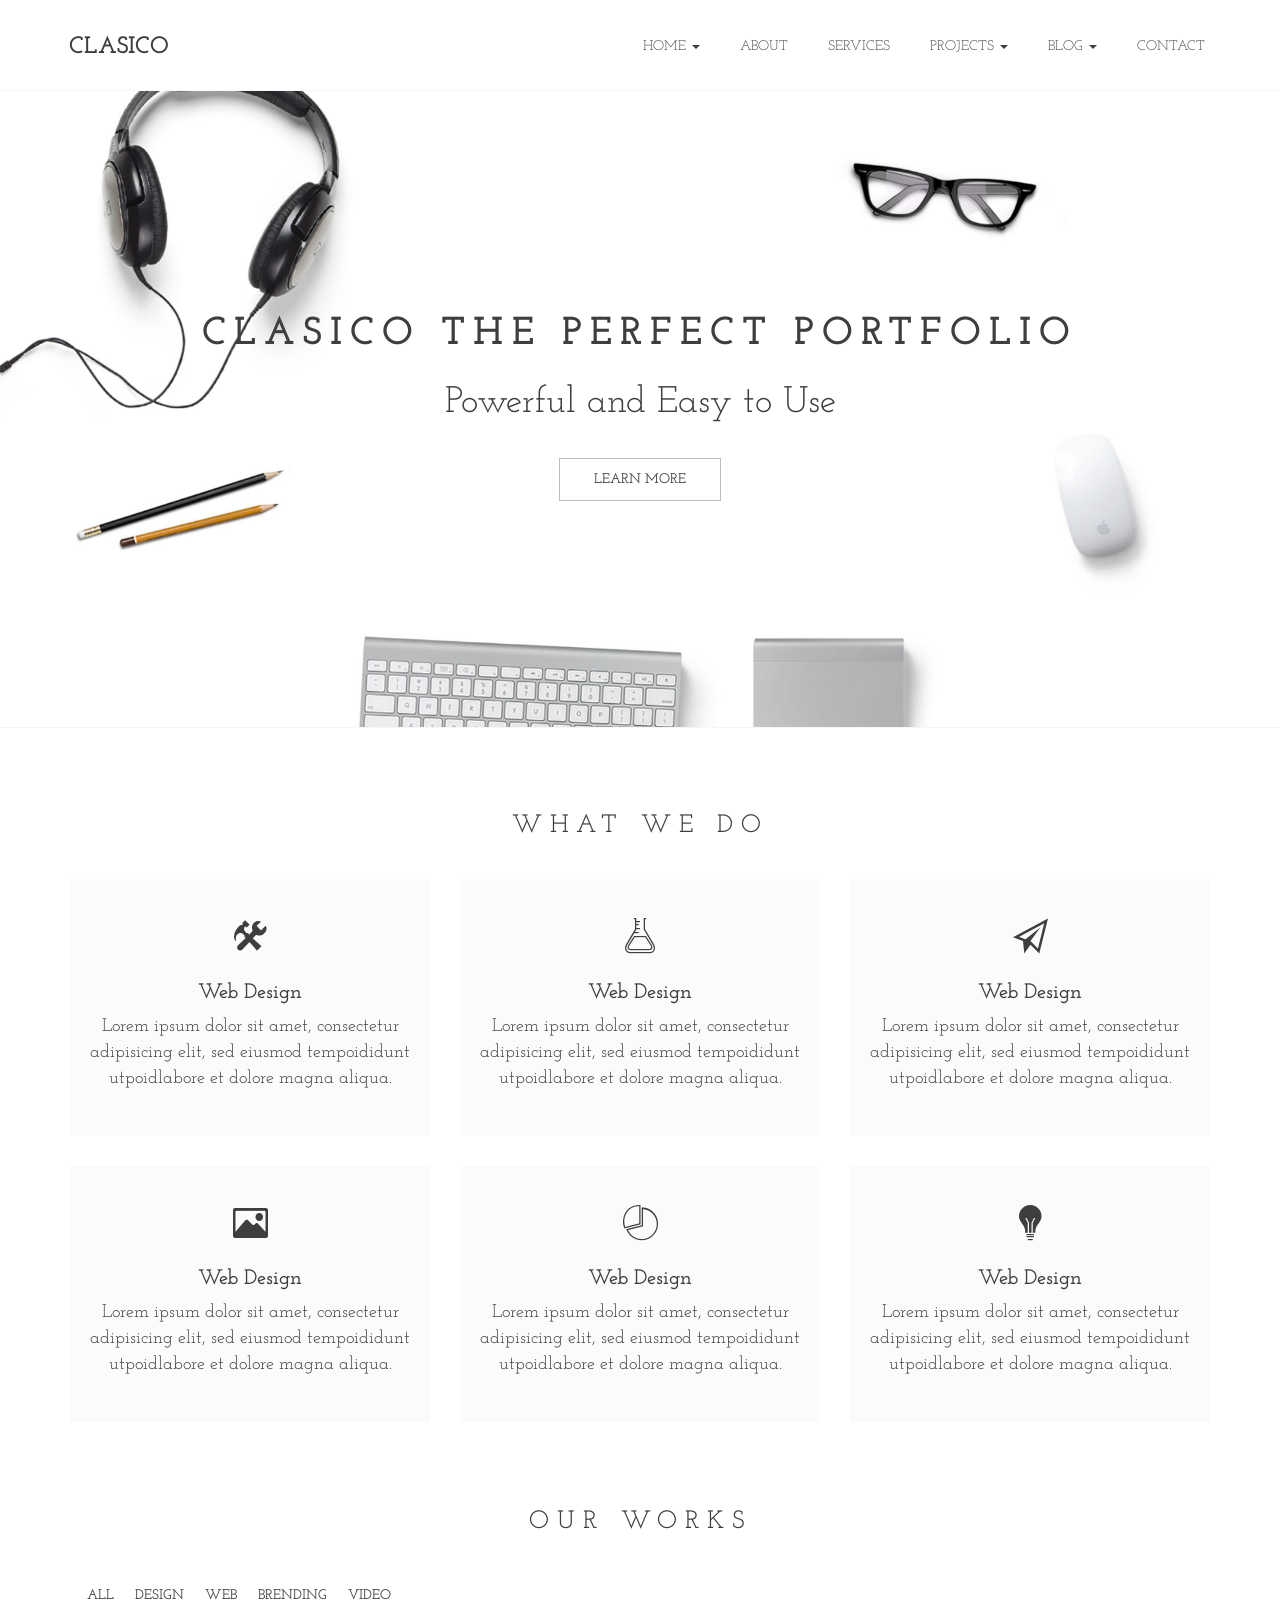
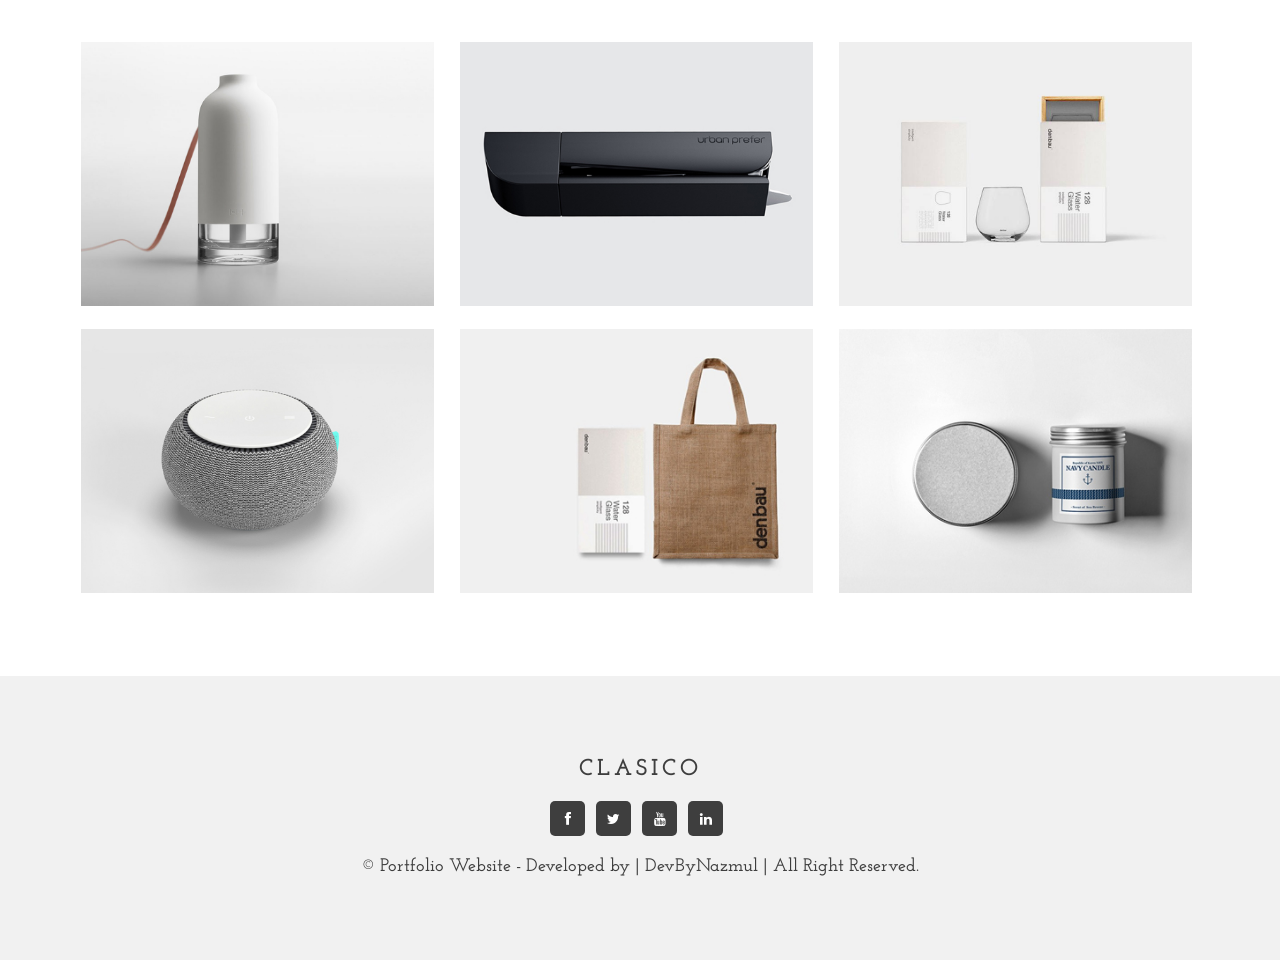
<file: home-agency.html>
<!DOCTYPE html>
<html class="no-js" lang="en">


<head>
	<meta name="description" content="Clasico - Agency and Portfolio Template">
	<meta name="keywords" content="Clasico, portfolio, wordpress, html, css, theme">
    <meta name="viewport" content="width=device-width, initial-scale=1">      
	<meta name="LegendTheme" content="legendtheme">
	<meta http-equiv="Content-Type" content="text/html; charset=utf-8" />
	<title>Clasico - Minimal Portfolio Template</title>
    
    <!-- CSS Files -->
    <link rel="stylesheet" type="text/css" href="css/bootstrap.min.css" />
    <link rel="stylesheet" type="text/css" href="css/font-awesome.min.css" />
    <link rel="stylesheet" type="text/css" href="css/ionicons.css" />
    <link rel="stylesheet" type="text/css" href="css/style.css" />
</head>
<body id="agency">
	
    <header id="header">
    	<!-- start Navigation -->
        <nav class="navbar navbar-default" >
          <div class="container">
			<div class="row">
				<!-- Brand and toggle get grouped for better mobile display -->
				<div class="navbar-header">
				  <button type="button" class="navbar-toggle" data-toggle="collapse" data-target="#bs-example-navbar-collapse-1">
					<span class="sr-only">Toggle navigation</span>
					<span class="icon-bar"></span>
					<span class="icon-bar"></span>
					<span class="icon-bar"></span>
				  </button>
				  <a class="navbar-brand" href="index.html">Clasico</a>
				</div>
			
				<!-- Collect the nav links, forms, and other content for toggling -->
				<div class="collapse navbar-collapse" id="bs-example-navbar-collapse-1">
				  <ul class="nav navbar-nav navbar-right">
					<li class="dropdown">
					  <a href="#" class="dropdown-toggle" data-toggle="dropdown">Home <b class="caret"></b></a>
					  <ul class="dropdown-menu">
						<li><a href="index.html">Grid Three</a></li>
						<li><a href="home-grid-two.html">Grid Two</a></li>
						<li><a href="home-agency.html">Agency</a></li>
					  </ul>
					</li>
					<li ><a href="about.html">About</a></li>
					<li><a href="services.html">Services</a></li>
					<li class="dropdown">
					  <a href="#" class="dropdown-toggle" data-toggle="dropdown">Projects <b class="caret"></b></a>
					  <ul class="dropdown-menu">
						<li><a href="project-grid-two.html">Project Grid Two</a></li>
						<li><a href="project-grid-three.html">Project Grid Three</a></li>
						<li><a href="project-single.html">Single project Page</a></li>
					  </ul>
					</li>
					<li class="dropdown">
					  <a href="#" class="dropdown-toggle" data-toggle="dropdown">Blog <b class="caret"></b></a>
					  <ul class="dropdown-menu">
						<li><a href="blog-with-sidebar.html">Blog Page</a></li>
						<li><a href="blog-post.html">Single Blog Page</a></li>
					  </ul>
					</li>
					<li><a href="contact.html">Contact</a></li>
				  </ul>
				</div><!-- /.navbar-collapse -->
			</div>	
          </div><!-- /.container-fluid -->
        </nav><!-- end nav -->
    </header><!-- end header-->
    
	<div class="banner-area">
		<div class="container">
			<div class="row">
				<div class="home-top col-sm-12 ">
					<h3>Clasico the Perfect Portfolio</h3>
					<p>Powerful and Easy to Use</p>
					<a href="#">Learn more  </a>
				</div><!-- end home-top -->
			</div><!-- end row -->
		</div><!-- end container -->
    </div>
    
    <section id="what-we-do">
    	<div class="container what-we-do">
        	<h5>What We Do</h5>
            <div class="row">
            	
                <div class="col-md-4 col-sm-6">
					<div class="service-single">
						<div class="icon ion-settings"> </div>
						<h6>Web Design</h6>
						<p>Lorem ipsum dolor sit amet, consectetur adipisicing elit, sed eiusmod tempoididunt utpoidlabore et dolore magna aliqua.</p>
					</div>	
                </div><!-- end service -->
                <div class=" col-sm-6 col-md-4">
					<div class="service-single">
						<div class="icon ion-ios-flask-outline"> </div>
						<h6>Web Design</h6>
						<p>Lorem ipsum dolor sit amet, consectetur adipisicing elit, sed eiusmod tempoididunt utpoidlabore et dolore magna aliqua.</p>
					</div>	
                </div><!-- end service -->
                <div class=" col-sm-6 col-md-4">
					<div class="service-single">
						<div class="icon ion-paper-airplane"> </div>
						<h6>Web Design</h6>
						<p>Lorem ipsum dolor sit amet, consectetur adipisicing elit, sed eiusmod tempoididunt utpoidlabore et dolore magna aliqua.</p>
					</div>	
                </div><!-- end service -->
                <div class=" col-md-4 col-sm-6">
					<div class="service-single">
						<div class="icon ion-image"> </div>
						<h6>Web Design</h6>
						<p>Lorem ipsum dolor sit amet, consectetur adipisicing elit, sed eiusmod tempoididunt utpoidlabore et dolore magna aliqua.</p>
					</div>	
                </div><!-- end service -->
                <div class=" col-md-4 col-sm-6">
					<div class="service-single">
						<div class="icon ion-ios-pie-outline"> </div>
						<h6>Web Design</h6>
						<p>Lorem ipsum dolor sit amet, consectetur adipisicing elit, sed eiusmod tempoididunt utpoidlabore et dolore magna aliqua.</p>
					</div>	
                </div><!-- end service -->
                <div class=" col-md-4 col-sm-6">
					<div class="service-single">
						<div class="icon ion-ios-lightbulb"> </div>
						<h6>Web Design</h6>
						<p>Lorem ipsum dolor sit amet, consectetur adipisicing elit, sed eiusmod tempoididunt utpoidlabore et dolore magna aliqua.</p>
					</div>	
                </div><!-- end service -->
                
               
                
            </div>
        </div>
    </section><!-- end what-we-do -->
    
    <section id="portfolio" class="portfolio__area">
    	<div class="container inner-portfolio">
    		<h5>Our Works</h5>
        	<a class="filter" data-filter=".design, .web, .brending, .video">All</a>
        	<a class="filter" data-filter=".design">design</a>
            <a class="filter" data-filter=".web">web</a>
            <a class="filter" data-filter=".brending">brending</a>
			<a class="filter" data-filter=".video">video</a>
            <div class="portfolio">
                <div class="mix design brending" data-my-order="1">
                	<a href="project-single.html">
                        <img src="images/portfolio/work_01.jpg" alt="" />
                        <div class="inner-item">
                            <div class="text">
                                <h6>Your  Portfolio  Title</h6>
                                <p>design, brending</p>
                            </div><!-- end text -->
                        </div><!-- end inner-item -->
                    </a>
                </div>
                <div class="mix web design" data-my-order="2">
                	<a href="project-single.html">
                        <img src="images/portfolio/work_02.jpg" alt="" />
                        <div class="inner-item">
                            <div class="text">
                                <h6>Your  Portfolio  Title</h6>
                                <p>design</p>
                            </div><!-- end text -->
                        </div><!-- end inner-item -->
                    </a>
                </div>
                <div class="mix brending" data-my-order="4">
                	<a href="project-single.html">
                        <img src="images/portfolio/work_05.jpg" alt="" />
                        <div class="inner-item">
                            <div class="text">
                                <h6>Your  Portfolio  Title</h6>
                                <p>brending</p>
                            </div><!-- end text -->
                        </div><!-- end inner-item -->
                    </a>
                </div>
                <div class="mix video" data-my-order="4">
                	<a href="project-single.html">
                        <img src="images/portfolio/work_06.jpg" alt="" />
                        <div class="inner-item">
                            <div class="text">
                                <h6>Your  Portfolio  Title</h6>
                                <p>video</p>
                            </div><!-- end text -->
                        </div><!-- end inner-item -->
                    </a>
                </div>
                <div class="mix video" data-my-order="4">
                	<a href="project-single.html">
                        <img src="images/portfolio/work_07.jpg" alt="" />
                        <div class="inner-item">
                            <div class="text">
                                <h6>Your  Portfolio  Title</h6>
                                <p>video</p>
                            </div><!-- end text -->
                        </div><!-- end inner-item -->
                    </a>
                </div>
                <div class="mix design" data-my-order="4">
                	<a href="project-single.html">
                        <img src="images/portfolio/work_08.jpg" alt="" />
                        <div class="inner-item">
                            <div class="text">
                                <h6>Your  Portfolio  Title</h6>
                                <p>design</p>
                            </div><!-- end text -->
                        </div><!-- end inner-item -->
                    </a>
                </div>
            </div>
        </div><!-- end container -->
    </section><!-- end portfolio section -->
	
    <footer class="footer-top-area">
    	<div class="container">
        	<div class="">
            	<div class="footertop">
                
                    <div class="footer-copy-right col-sm-12">
						<a  href="#"> Clasico </a>
						<div class="footer-top-social-info">
                            <a href="#" class="facebook"><i class="fa fa-facebook"></i></a>
                            <a href="#" class="twitter"><i class="fa fa-twitter"></i></a>
                            <a href="#" class="youtube"><i class="fa fa-youtube"></i></a>
                            <a href="#" class="linkedin"><i class="fa fa-linkedin"></i></a>
                        </div>
						
                    </div><!-- end footer-top -->
					<div class="copy-right-area">
					
						<div class="footer-copy-right col-sm-12">
							<p > © Portfolio Website - Developed by | DevByNazmul | All Right Reserved. </p>
						</div><!-- end footer-widget -->

						
					</div>
                    
                </div><!-- end widgets -->
                
            </div><!-- end row -->
        </div><!-- end container -->
    </footer><!-- end footer -->


	<!-- JavaScript Files -->
    <script src="js/jquery-2.2.4.min.js"></script>
    <script src="js/bootstrap.min.js"></script>
    <script src="js/jquery.easing.min.js"></script>
    <script src="js/jquery.mixitup.min.js"></script>
	<script src="js/tilt.js"></script>	
	<script src="js/scrollup.js"></script>
	<script src="js/mail.js"></script>
	<script src="js/script.js"></script>
</body>


</html>
</file>
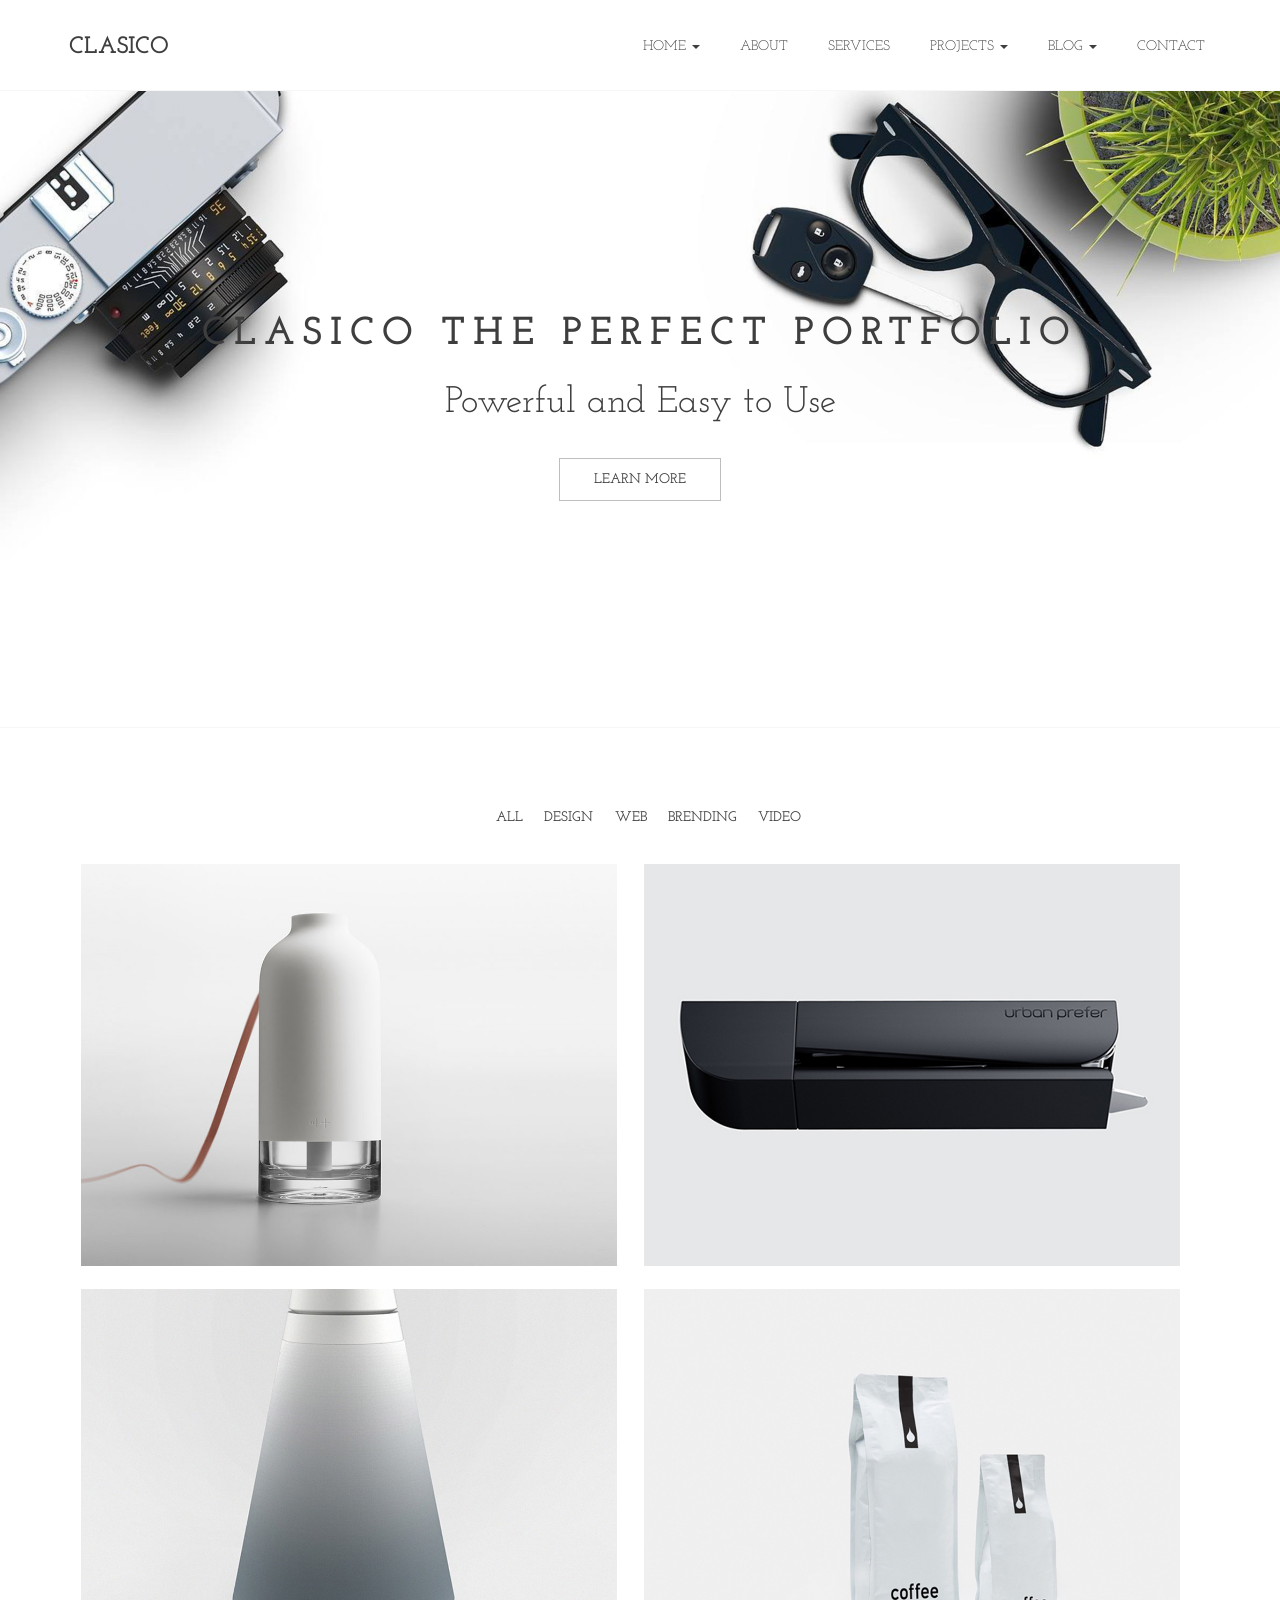
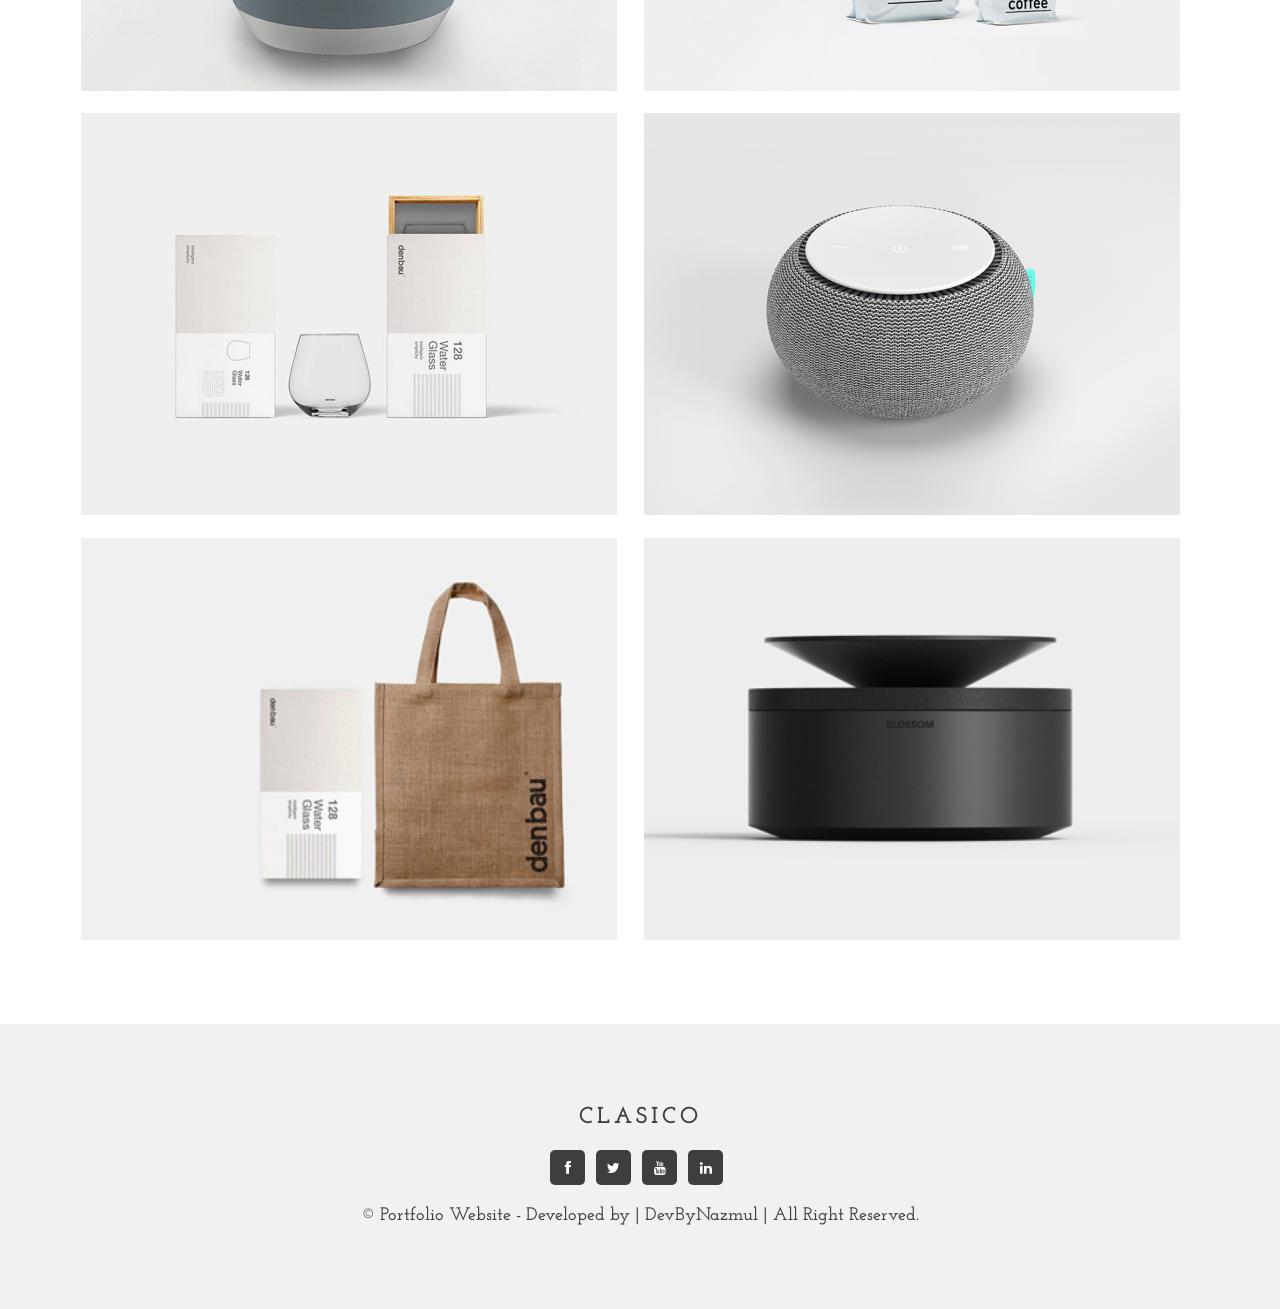
<file: home-grid-two.html>
<!DOCTYPE html>
<html class="no-js" lang="en">


<head>
	<meta name="description" content="Clasico - Agency and Portfolio Template">
	<meta name="keywords" content="Clasico, portfolio, wordpress, html, css, theme">
    <meta name="viewport" content="width=device-width, initial-scale=1">      
	<meta name="LegendTheme" content="legendtheme">
	<meta http-equiv="Content-Type" content="text/html; charset=utf-8" />
	<title>Clasico - Minimal Portfolio Template</title>
    
    <!-- CSS Files -->
    <link rel="stylesheet" type="text/css" href="css/bootstrap.min.css" />
    <link rel="stylesheet" type="text/css" href="css/font-awesome.min.css" />
    <link rel="stylesheet" type="text/css" href="css/ionicons.css" />
    <link rel="stylesheet" type="text/css" href="css/style.css" />
</head>
<body id="grid-two">
	
    <header id="header">
    	<!-- start Navigation -->
        <nav class="navbar navbar-default" >
          <div class="container">
			<div class="row">
				<!-- Brand and toggle get grouped for better mobile display -->
				<div class="navbar-header">
				  <button type="button" class="navbar-toggle" data-toggle="collapse" data-target="#bs-example-navbar-collapse-1">
					<span class="sr-only">Toggle navigation</span>
					<span class="icon-bar"></span>
					<span class="icon-bar"></span>
					<span class="icon-bar"></span>
				  </button>
				  <a class="navbar-brand" href="index.html">Clasico</a>
				</div>
			
				<!-- Collect the nav links, forms, and other content for toggling -->
				<div class="collapse navbar-collapse" id="bs-example-navbar-collapse-1">
				  <ul class="nav navbar-nav navbar-right">
					<li class="dropdown">
					  <a href="#" class="dropdown-toggle" data-toggle="dropdown">Home <b class="caret"></b></a>
					  <ul class="dropdown-menu">
						<li><a href="index.html">Grid Three</a></li>
						<li><a href="home-grid-two.html">Grid Two</a></li>
						<li><a href="home-agency.html">Agency</a></li>
					  </ul>
					</li>
					<li ><a href="about.html">About</a></li>
					<li><a href="services.html">Services</a></li>
					<li class="dropdown">
					  <a href="#" class="dropdown-toggle" data-toggle="dropdown">Projects <b class="caret"></b></a>
					  <ul class="dropdown-menu">
						<li><a href="project-grid-two.html">Project Grid Two</a></li>
						<li><a href="project-grid-three.html">Project Grid Three</a></li>
						<li><a href="project-single.html">Single project Page</a></li>
					  </ul>
					</li>
					<li class="dropdown">
					  <a href="#" class="dropdown-toggle" data-toggle="dropdown">Blog <b class="caret"></b></a>
					  <ul class="dropdown-menu">
						<li><a href="blog-with-sidebar.html">Blog Page</a></li>
						<li><a href="blog-post.html">Single Blog Page</a></li>
					  </ul>
					</li>
					<li><a href="contact.html">Contact</a></li>
				  </ul>
				</div><!-- /.navbar-collapse -->
			</div>	
          </div><!-- /.container-fluid -->
        </nav><!-- end nav -->
    </header><!-- end header-->
    
	<div class="banner-area banner-two">
		<div class="container">
			<div class="row">
				<div class="home-top col-sm-12 ">
					<h3>Clasico the Perfect Portfolio</h3>
					<p>Powerful and Easy to Use</p>
					<a href="#">Learn more  </a>
				</div><!-- end home-top -->
			</div><!-- end row -->
		</div><!-- end container -->
    </div>
    
    <section id="portfolio" class="portfolio-area">
    	<div class="container inner-portfolio">
		
			<div class="portfolio-filter">
				<a class="filter" data-filter=".design, .web, .brending, .video">All</a>
				<a class="filter" data-filter=".design">design</a>
				<a class="filter" data-filter=".web">web</a>
				<a class="filter" data-filter=".brending">brending</a>
				<a class="filter" data-filter=".video">video</a>
			</div>
            <div class="portfolio">
                <div class="mix design brending" data-my-order="1">
                	<a href="project-single.html">
                        <img src="images/portfolio/work_01.jpg" alt="" />
                        <div class="inner-item">
                            <div class="text">
                                <h6>Your  Portfolio  Title</h6>
                                <p>design, brending</p>
                            </div><!-- end text -->
                        </div><!-- end inner-item -->
                    </a>
                </div>
                <div class="mix web design" data-my-order="2">
                	<a href="project-single.html">
                        <img src="images/portfolio/work_02.jpg" alt="" />
                        <div class="inner-item">
                            <div class="text">
                                <h6>Your  Portfolio  Title</h6>
                                <p>design</p>
                            </div><!-- end text -->
                        </div><!-- end inner-item -->
                    </a>
                </div>
                <div class="mix video" data-my-order="3">
                	<a href="project-single.html">
                        <img src="images/portfolio/work_03.jpg" alt="" />
                        <div class="inner-item">
                            <div class="text">
                                <h6>Your  Portfolio  Title</h6>
                                <p>video</p>
                            </div><!-- end text -->
                        </div><!-- end inner-item -->
                    </a>
                </div>
                <div class="mix brending" data-my-order="4">
                	<a href="project-single.html">
                        <img src="images/portfolio/work_04.jpg" alt="" />
                        <div class="inner-item">
                            <div class="text">
                                <h6>Your  Portfolio  Title</h6>
                                <p>brending</p>
                            </div><!-- end text -->
                        </div><!-- end inner-item -->
                    </a>
                </div>
                <div class="mix brending" data-my-order="4">
                	<a href="project-single.html">
                        <img src="images/portfolio/work_05.jpg" alt="" />
                        <div class="inner-item">
                            <div class="text">
                                <h6>Your  Portfolio  Title</h6>
                                <p>brending</p>
                            </div><!-- end text -->
                        </div><!-- end inner-item -->
                    </a>
                </div>
                <div class="mix video" data-my-order="4">
                	<a href="project-single.html">
                        <img src="images/portfolio/work_06.jpg" alt="" />
                        <div class="inner-item">
                            <div class="text">
                                <h6>Your  Portfolio  Title</h6>
                                <p>video</p>
                            </div><!-- end text -->
                        </div><!-- end inner-item -->
                    </a>
                </div>
                <div class="mix video" data-my-order="4">
                	<a href="project-single.html">
                        <img src="images/portfolio/work_07.jpg" alt="" />
                        <div class="inner-item">
                            <div class="text">
                                <h6>Your  Portfolio  Title</h6>
                                <p>video</p>
                            </div><!-- end text -->
                        </div><!-- end inner-item -->
                    </a>
                </div>
                <div class="mix web" data-my-order="4">
                	<a href="project-single.html">
                        <img src="images/portfolio/work_09.jpg" alt="" />
                        <div class="inner-item">
                            <div class="text">
                                <h6>Your  Portfolio  Title</h6>
                                <p>web</p>
                            </div><!-- end text -->
                        </div><!-- end inner-item -->
                    </a>
                </div>
            </div>
        </div><!-- end container -->
    </section><!-- end portfolio section -->
    
    <footer class="footer-top-area">
    	<div class="container">
        	<div class="">
            	<div class="footertop">
                
                    <div class="footer-copy-right col-sm-12">
						<a  href="#"> Clasico </a>
						<div class="footer-top-social-info">
                            <a href="#" class="facebook"><i class="fa fa-facebook"></i></a>
                            <a href="#" class="twitter"><i class="fa fa-twitter"></i></a>
                            <a href="#" class="youtube"><i class="fa fa-youtube"></i></a>
                            <a href="#" class="linkedin"><i class="fa fa-linkedin"></i></a>
                        </div>
						
                    </div><!-- end footer-top -->
					<div class="copy-right-area">
					
						<div class="footer-copy-right col-sm-12">
							<p > © Portfolio Website - Developed by | DevByNazmul | All Right Reserved. </p>
						</div><!-- end footer-widget -->

						
					</div>
                    
                </div><!-- end widgets -->
                
            </div><!-- end row -->
        </div><!-- end container -->
    </footer><!-- end footer -->


	<!-- JavaScript Files -->
    <script src="js/jquery-2.2.4.min.js"></script>
    <script src="js/bootstrap.min.js"></script>
    <script src="js/jquery.easing.min.js"></script>
    <script src="js/jquery.mixitup.min.js"></script>
	<script src="js/tilt.js"></script>	
	<script src="js/scrollup.js"></script>
	<script src="js/mail.js"></script>
	<script src="js/script.js"></script>
</body>


</html>
</file>
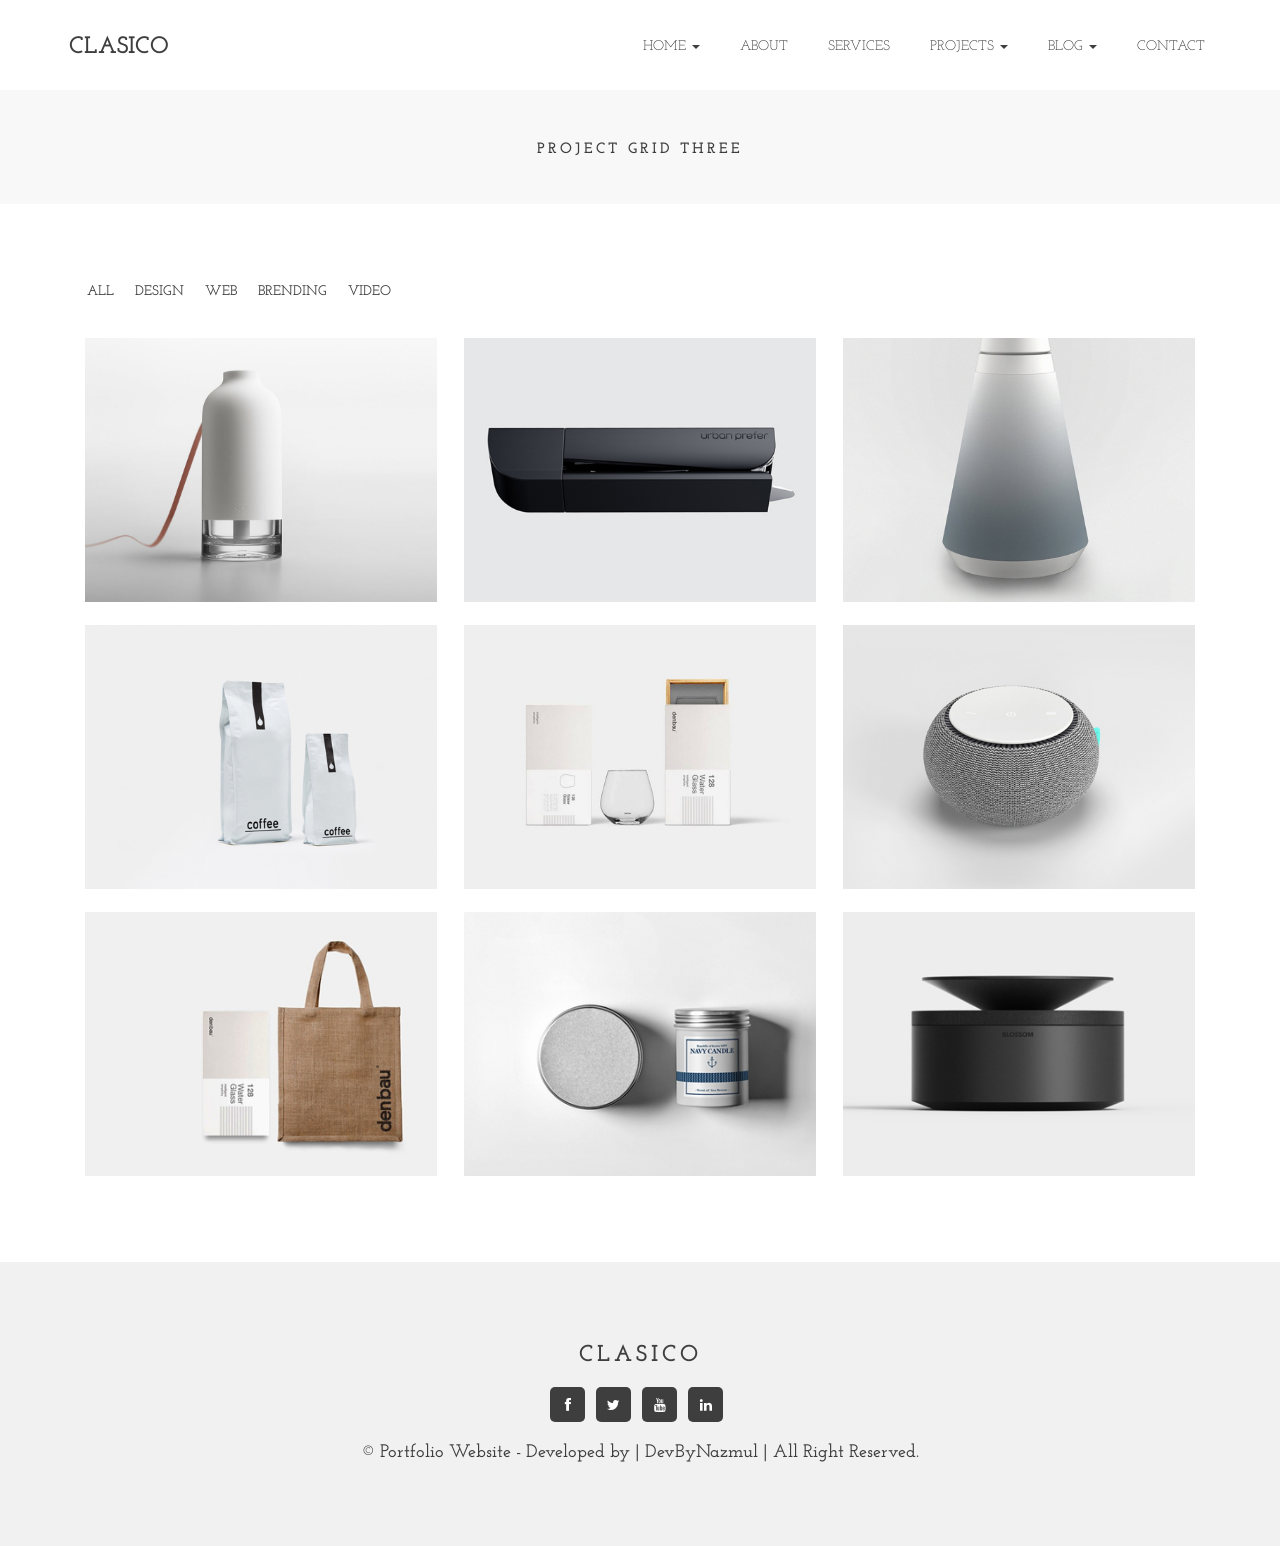
<file: project-grid-three.html>
<!DOCTYPE html>
<html class="no-js" lang="en">


<head>
	<meta name="description" content="Clasico - Agency and Portfolio Template">
	<meta name="keywords" content="Clasico, portfolio, wordpress, html, css, theme">
    <meta name="viewport" content="width=device-width, initial-scale=1">      
	<meta name="LegendTheme" content="legendtheme">
	<meta http-equiv="Content-Type" content="text/html; charset=utf-8" />
	<title>Clasico - Minimal Portfolio Template</title>
    
    <!-- CSS Files -->
    <link rel="stylesheet" type="text/css" href="css/bootstrap.min.css" />
    <link rel="stylesheet" type="text/css" href="css/font-awesome.min.css" />
    <link rel="stylesheet" type="text/css" href="css/ionicons.css" />
    <link rel="stylesheet" type="text/css" href="css/style.css" />
</head>
<body class="projects">
	
    <header id="header">
    	<!-- start Navigation -->
        <nav class="navbar navbar-default" >
          <div class="container">
			<div class="row">
				<!-- Brand and toggle get grouped for better mobile display -->
				<div class="navbar-header">
				  <button type="button" class="navbar-toggle" data-toggle="collapse" data-target="#bs-example-navbar-collapse-1">
					<span class="sr-only">Toggle navigation</span>
					<span class="icon-bar"></span>
					<span class="icon-bar"></span>
					<span class="icon-bar"></span>
				  </button>
				  <a class="navbar-brand" href="index.html">Clasico</a>
				</div>
			
				<!-- Collect the nav links, forms, and other content for toggling -->
				<div class="collapse navbar-collapse" id="bs-example-navbar-collapse-1">
				  <ul class="nav navbar-nav navbar-right">
					<li class="dropdown">
					  <a href="#" class="dropdown-toggle" data-toggle="dropdown">Home <b class="caret"></b></a>
					  <ul class="dropdown-menu">
						<li><a href="index.html">Grid Three</a></li>
						<li><a href="home-grid-two.html">Grid Two</a></li>
						<li><a href="home-agency.html">Agency</a></li>
					  </ul>
					</li>
					<li ><a href="about.html">About</a></li>
					<li><a href="services.html">Services</a></li>
					<li class="dropdown">
					  <a href="#" class="dropdown-toggle" data-toggle="dropdown">Projects <b class="caret"></b></a>
					  <ul class="dropdown-menu">
						<li><a href="project-grid-two.html">Project Grid Two</a></li>
						<li><a href="project-grid-three.html">Project Grid Three</a></li>
						<li><a href="project-single.html">Single project Page</a></li>
					  </ul>
					</li>
					<li class="dropdown">
					  <a href="#" class="dropdown-toggle" data-toggle="dropdown">Blog <b class="caret"></b></a>
					  <ul class="dropdown-menu">
						<li><a href="blog-with-sidebar.html">Blog Page</a></li>
						<li><a href="blog-post.html">Single Blog Page</a></li>
					  </ul>
					</li>
					<li><a href="contact.html">Contact</a></li>
				  </ul>
				</div><!-- /.navbar-collapse -->
			</div>	
          </div><!-- /.container-fluid -->
        </nav><!-- end nav -->
    </header><!-- end header-->
	
	<div class="breadcrumb_area">
		<div class="container">
			<div class="row">
				<div class="home-top col-sm-12">
					<h3>Project Grid Three</h3>
				</div><!-- end home-top -->
			</div><!-- end row -->
		</div><!-- end container -->
	</div><!-- end breadcrumb -->
	
	
    <section id="portfolio">
    	<div class="container inner-portfolio">
        	<a class="filter" data-filter=".design, .web, .brending, .video">All</a>
        	<a class="filter" data-filter=".design">design</a>
            <a class="filter" data-filter=".web">web</a>
            <a class="filter" data-filter=".brending">brending</a>
			<a class="filter" data-filter=".video">video</a>
            <div class="portfolio">
                <div class="mix design brending" data-my-order="1">
                	<a href="project-single.html">
                        <img src="images/portfolio/work_01.jpg" alt="" />
                        <div class="inner-item">
                            <div class="text">
                                <h6>Your  Portfolio  Title</h6>
                                <p>design, brending</p>
                            </div><!-- end text -->
                        </div><!-- end inner-item -->
                    </a>
                </div>
                <div class="mix web design" data-my-order="2">
                	<a href="project-single.html">
                        <img src="images/portfolio/work_02.jpg" alt="" />
                        <div class="inner-item">
                            <div class="text">
                                <h6>Your  Portfolio  Title</h6>
                                <p>design</p>
                            </div><!-- end text -->
                        </div><!-- end inner-item -->
                    </a>
                </div>
                <div class="mix video" data-my-order="3">
                	<a href="project-single.html">
                        <img src="images/portfolio/work_03.jpg" alt="" />
                        <div class="inner-item">
                            <div class="text">
                                <h6>Your  Portfolio  Title</h6>
                                <p>video</p>
                            </div><!-- end text -->
                        </div><!-- end inner-item -->
                    </a>
                </div>
                <div class="mix brending" data-my-order="4">
                	<a href="project-single.html">
                        <img src="images/portfolio/work_04.jpg" alt="" />
                        <div class="inner-item">
                            <div class="text">
                                <h6>Your  Portfolio  Title</h6>
                                <p>brending</p>
                            </div><!-- end text -->
                        </div><!-- end inner-item -->
                    </a>
                </div>
                <div class="mix brending" data-my-order="4">
                	<a href="project-single.html">
                        <img src="images/portfolio/work_05.jpg" alt="" />
                        <div class="inner-item">
                            <div class="text">
                                <h6>Your  Portfolio  Title</h6>
                                <p>brending</p>
                            </div><!-- end text -->
                        </div><!-- end inner-item -->
                    </a>
                </div>
                <div class="mix video" data-my-order="4">
                	<a href="project-single.html">
                        <img src="images/portfolio/work_06.jpg" alt="" />
                        <div class="inner-item">
                            <div class="text">
                                <h6>Your  Portfolio  Title</h6>
                                <p>video</p>
                            </div><!-- end text -->
                        </div><!-- end inner-item -->
                    </a>
                </div>
                <div class="mix video" data-my-order="4">
                	<a href="project-single.html">
                        <img src="images/portfolio/work_07.jpg" alt="" />
                        <div class="inner-item">
                            <div class="text">
                                <h6>Your  Portfolio  Title</h6>
                                <p>video</p>
                            </div><!-- end text -->
                        </div><!-- end inner-item -->
                    </a>
                </div>
                <div class="mix web" data-my-order="4">
                	<a href="project-single.html">
                        <img src="images/portfolio/work_08.jpg" alt="" />
                        <div class="inner-item">
                            <div class="text">
                                <h6>Your  Portfolio  Title</h6>
                                <p>web</p>
                            </div><!-- end text -->
                        </div><!-- end inner-item -->
                    </a>
                </div>
                <div class="mix web" data-my-order="4">
                	<a href="project-single.html">
                        <img src="images/portfolio/work_09.jpg" alt="" />
                        <div class="inner-item">
                            <div class="text">
                                <h6>Your  Portfolio  Title</h6>
                                <p>web</p>
                            </div><!-- end text -->
                        </div><!-- end inner-item -->
                    </a>
                </div>
            </div><!-- end portfolio -->
        </div><!-- end container -->
    </section><!-- end portfolio section -->
    
    <footer class="footer-top-area">
    	<div class="container">
        	<div class="">
            	<div class="footertop">
                
                    <div class="footer-copy-right col-sm-12">
						<a  href="#"> Clasico </a>
						<div class="footer-top-social-info">
                            <a href="#" class="facebook"><i class="fa fa-facebook"></i></a>
                            <a href="#" class="twitter"><i class="fa fa-twitter"></i></a>
                            <a href="#" class="youtube"><i class="fa fa-youtube"></i></a>
                            <a href="#" class="linkedin"><i class="fa fa-linkedin"></i></a>
                        </div>
						
                    </div><!-- end footer-top -->
					<div class="copy-right-area">
					
						<div class="footer-copy-right col-sm-12">
							<p > © Portfolio Website - Developed by | DevByNazmul | All Right Reserved. </p>
						</div><!-- end footer-widget -->

						
					</div>
                    
                </div><!-- end widgets -->
                
            </div><!-- end row -->
        </div><!-- end container -->
    </footer><!-- end footer -->


	<!-- JavaScript Files -->
    <script src="js/jquery-2.2.4.min.js"></script>
    <script src="js/bootstrap.min.js"></script>
    <script src="js/jquery.easing.min.js"></script>
    <script src="js/jquery.mixitup.min.js"></script>
	<script src="js/tilt.js"></script>	
	<script src="js/mail.js"></script>
	<script src="js/scrollup.js"></script>
	<script src="js/script.js"></script>
</body>


</html>
</file>
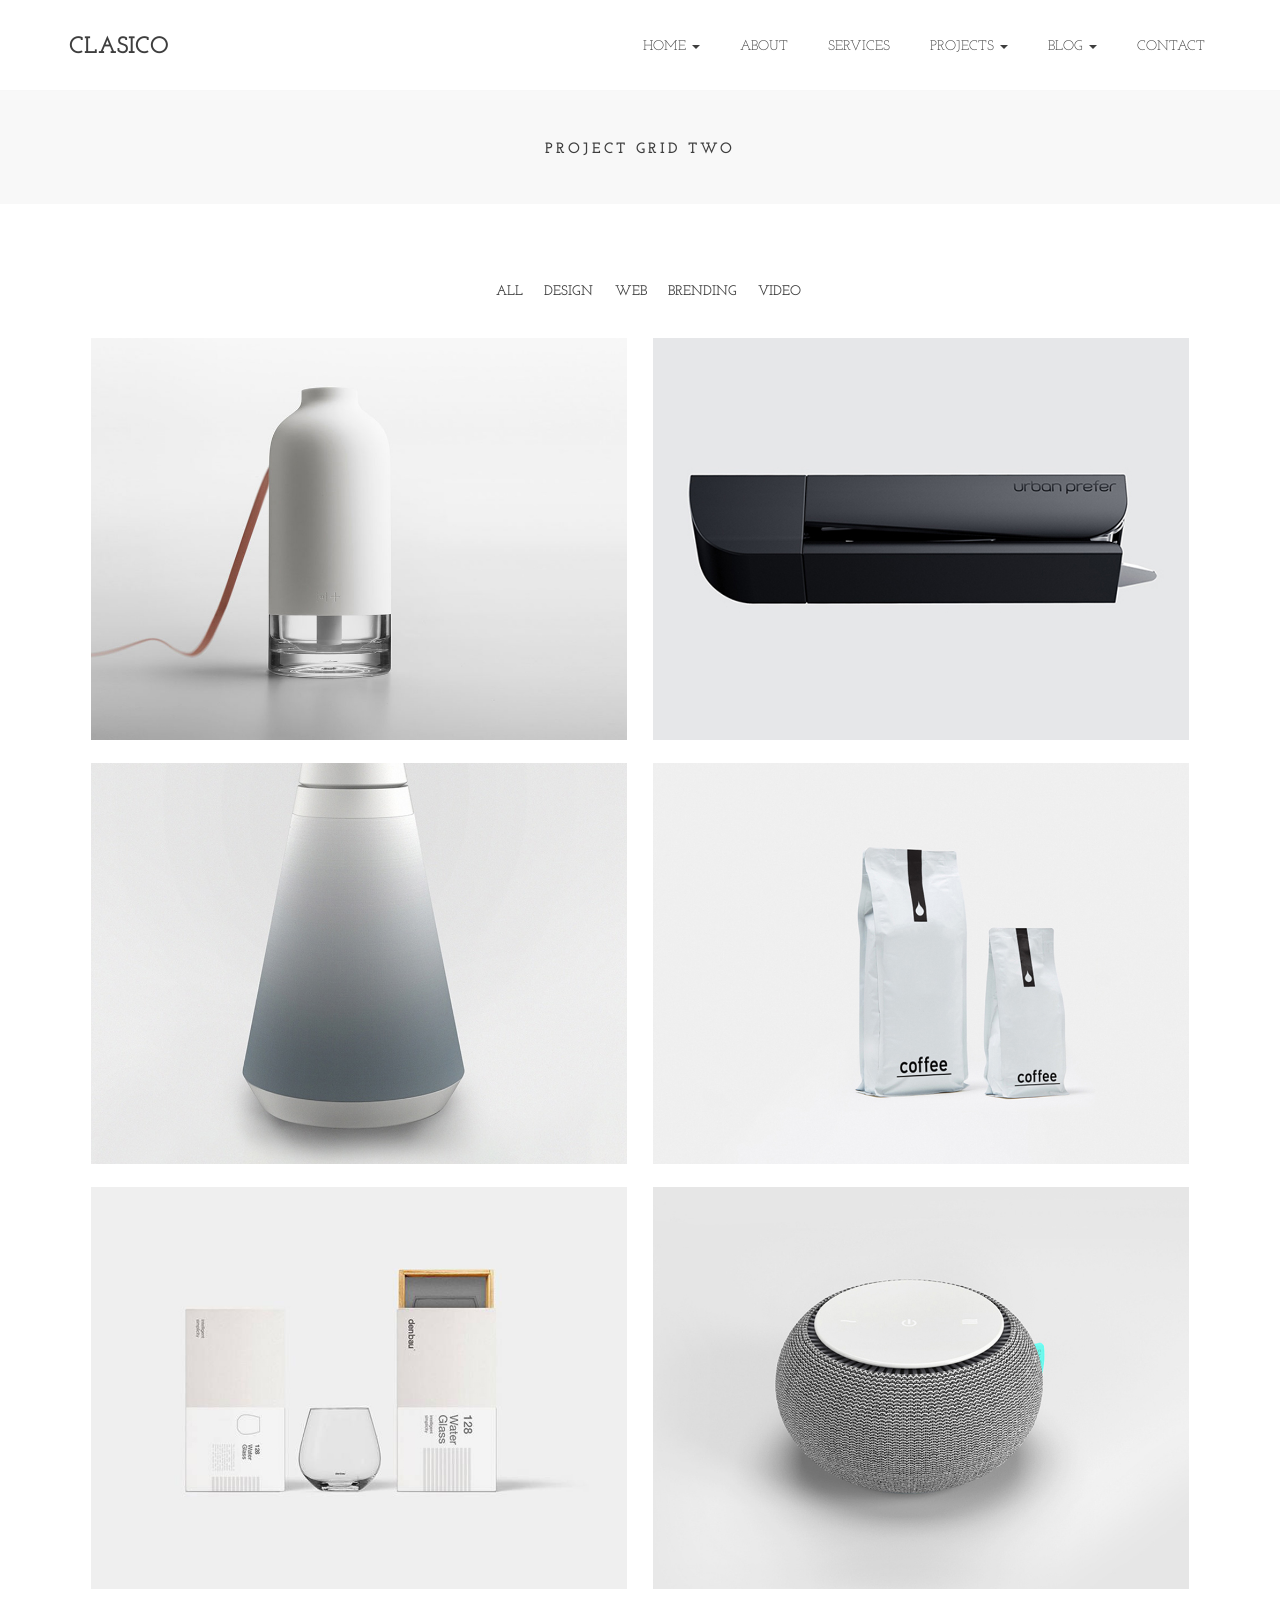
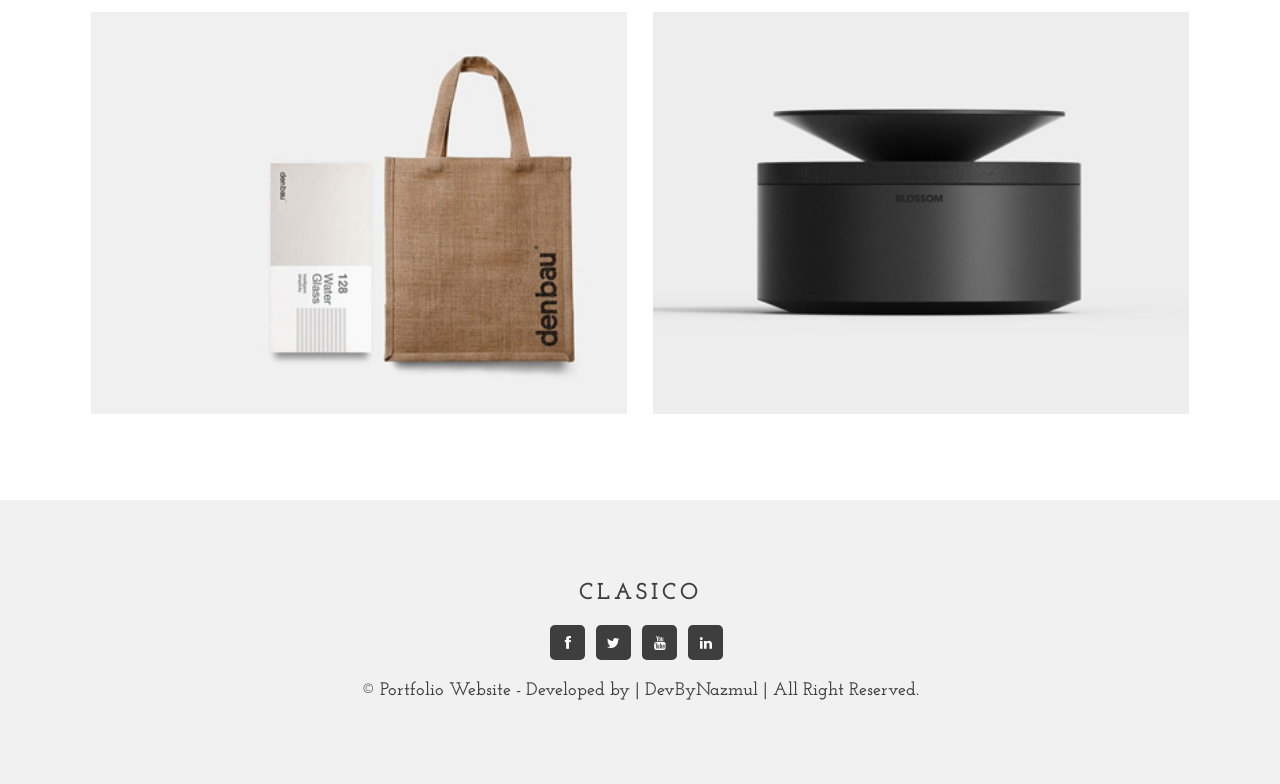
<file: project-grid-two.html>
<!DOCTYPE html>
<html class="no-js" lang="en">


<head>
	<meta name="description" content="Clasico - Agency and Portfolio Template">
	<meta name="keywords" content="Clasico, portfolio, wordpress, html, css, theme">
    <meta name="viewport" content="width=device-width, initial-scale=1">      
	<meta name="LegendTheme" content="legendtheme">
	<meta http-equiv="Content-Type" content="text/html; charset=utf-8" />
	<title>Clasico - Minimal Portfolio Template</title>
    
    <!-- CSS Files -->
    <link rel="stylesheet" type="text/css" href="css/bootstrap.min.css" />
    <link rel="stylesheet" type="text/css" href="css/font-awesome.min.css" />
    <link rel="stylesheet" type="text/css" href="css/ionicons.css" />
    <link rel="stylesheet" type="text/css" href="css/style.css" />
</head>
<body id="grid-two" class="projects">
	
    <header id="header">
    	<!-- start Navigation -->
        <nav class="navbar navbar-default" >
          <div class="container">
			<div class="row">
				<!-- Brand and toggle get grouped for better mobile display -->
				<div class="navbar-header">
				  <button type="button" class="navbar-toggle" data-toggle="collapse" data-target="#bs-example-navbar-collapse-1">
					<span class="sr-only">Toggle navigation</span>
					<span class="icon-bar"></span>
					<span class="icon-bar"></span>
					<span class="icon-bar"></span>
				  </button>
				  <a class="navbar-brand" href="index.html">Clasico</a>
				</div>
			
				<!-- Collect the nav links, forms, and other content for toggling -->
				<div class="collapse navbar-collapse" id="bs-example-navbar-collapse-1">
				  <ul class="nav navbar-nav navbar-right">
					<li class="dropdown">
					  <a href="#" class="dropdown-toggle" data-toggle="dropdown">Home <b class="caret"></b></a>
					  <ul class="dropdown-menu">
						<li><a href="index.html">Grid Three</a></li>
						<li><a href="home-grid-two.html">Grid Two</a></li>
						<li><a href="home-agency.html">Agency</a></li>
					  </ul>
					</li>
					<li ><a href="about.html">About</a></li>
					<li><a href="services.html">Services</a></li>
					<li class="dropdown">
					  <a href="#" class="dropdown-toggle" data-toggle="dropdown">Projects <b class="caret"></b></a>
					  <ul class="dropdown-menu">
						<li><a href="project-grid-two.html">Project Grid Two</a></li>
						<li><a href="project-grid-three.html">Project Grid Three</a></li>
						<li><a href="project-single.html">Single project Page</a></li>
					  </ul>
					</li>
					<li class="dropdown">
					  <a href="#" class="dropdown-toggle" data-toggle="dropdown">Blog <b class="caret"></b></a>
					  <ul class="dropdown-menu">
						<li><a href="blog-with-sidebar.html">Blog Page</a></li>
						<li><a href="blog-post.html">Single Blog Page</a></li>
					  </ul>
					</li>
					<li><a href="contact.html">Contact</a></li>
				  </ul>
				</div><!-- /.navbar-collapse -->
			</div>	
          </div><!-- /.container-fluid -->
        </nav><!-- end nav -->
    </header><!-- end header-->
	
	<div class="breadcrumb_area">
		<div class="container">
			<div class="row">
				<div class="home-top col-sm-12">
					<h3>Project Grid Two</h3>
				</div><!-- end home-top -->
			</div><!-- end row -->
		</div><!-- end container -->
	</div><!-- end breadcrumb -->
	
	
    <section id="portfolio" class="portfolio-area">
    	<div class="container inner-portfolio">
			<div class="portfolio-filter">
				<a class="filter" data-filter=".design, .web, .brending, .video">All</a>
				<a class="filter" data-filter=".design">design</a>
				<a class="filter" data-filter=".web">web</a>
				<a class="filter" data-filter=".brending">brending</a>
				<a class="filter" data-filter=".video">video</a>
			</div>
            <div class="portfolio">
                <div class="mix design brending" data-my-order="1">
                	<a href="project-single.html">
                        <img src="images/portfolio/work_01.jpg" alt="" />
                        <div class="inner-item">
                            <div class="text">
                                <h6>Your  Portfolio  Title</h6>
                                <p>design, brending</p>
                            </div><!-- end text -->
                        </div><!-- end inner-item -->
                    </a>
                </div>
                <div class="mix web design" data-my-order="2">
                	<a href="project-single.html">
                        <img src="images/portfolio/work_02.jpg" alt="" />
                        <div class="inner-item">
                            <div class="text">
                                <h6>Your  Portfolio  Title</h6>
                                <p>design</p>
                            </div><!-- end text -->
                        </div><!-- end inner-item -->
                    </a>
                </div>
                <div class="mix video" data-my-order="3">
                	<a href="project-single.html">
                        <img src="images/portfolio/work_03.jpg" alt="" />
                        <div class="inner-item">
                            <div class="text">
                                <h6>Your  Portfolio  Title</h6>
                                <p>video</p>
                            </div><!-- end text -->
                        </div><!-- end inner-item -->
                    </a>
                </div>
                <div class="mix brending" data-my-order="4">
                	<a href="project-single.html">
                        <img src="images/portfolio/work_04.jpg" alt="" />
                        <div class="inner-item">
                            <div class="text">
                                <h6>Your  Portfolio  Title</h6>
                                <p>brending</p>
                            </div><!-- end text -->
                        </div><!-- end inner-item -->
                    </a>
                </div>
                <div class="mix brending" data-my-order="4">
                	<a href="project-single.html">
                        <img src="images/portfolio/work_05.jpg" alt="" />
                        <div class="inner-item">
                            <div class="text">
                                <h6>Your  Portfolio  Title</h6>
                                <p>brending</p>
                            </div><!-- end text -->
                        </div><!-- end inner-item -->
                    </a>
                </div>
                <div class="mix video" data-my-order="4">
                	<a href="project-single.html">
                        <img src="images/portfolio/work_06.jpg" alt="" />
                        <div class="inner-item">
                            <div class="text">
                                <h6>Your  Portfolio  Title</h6>
                                <p>video</p>
                            </div><!-- end text -->
                        </div><!-- end inner-item -->
                    </a>
                </div>
                <div class="mix video" data-my-order="4">
                	<a href="project-single.html">
                        <img src="images/portfolio/work_07.jpg" alt="" />
                        <div class="inner-item">
                            <div class="text">
                                <h6>Your  Portfolio  Title</h6>
                                <p>video</p>
                            </div><!-- end text -->
                        </div><!-- end inner-item -->
                    </a>
                </div>
                <div class="mix web" data-my-order="4">
                	<a href="project-single.html">
                        <img src="images/portfolio/work_09.jpg" alt="" />
                        <div class="inner-item">
                            <div class="text">
                                <h6>Your  Portfolio  Title</h6>
                                <p>web</p>
                            </div><!-- end text -->
                        </div><!-- end inner-item -->
                    </a>
                </div>
            </div>
        </div><!-- end container -->
    </section><!-- end portfolio section -->
    
    <footer class="footer-top-area">
    	<div class="container">
        	<div class="">
            	<div class="footertop">
                
                    <div class="footer-copy-right col-sm-12">
						<a  href="#"> Clasico </a>
						<div class="footer-top-social-info">
                            <a href="#" class="facebook"><i class="fa fa-facebook"></i></a>
                            <a href="#" class="twitter"><i class="fa fa-twitter"></i></a>
                            <a href="#" class="youtube"><i class="fa fa-youtube"></i></a>
                            <a href="#" class="linkedin"><i class="fa fa-linkedin"></i></a>
                        </div>
						
                    </div><!-- end footer-top -->
					<div class="copy-right-area">
					
						<div class="footer-copy-right col-sm-12">
							<p > © Portfolio Website - Developed by | DevByNazmul | All Right Reserved. </p>
						</div><!-- end footer-widget -->

						
					</div>
                    
                </div><!-- end widgets -->
                
            </div><!-- end row -->
        </div><!-- end container -->
    </footer><!-- end footer -->


	<!-- JavaScript Files -->
    <script src="js/jquery-2.2.4.min.js"></script>
    <script src="js/bootstrap.min.js"></script>
    <script src="js/jquery.easing.min.js"></script>
    <script src="js/jquery.mixitup.min.js"></script>
	<script src="js/tilt.js"></script>	
	<script src="js/mail.js"></script>
	<script src="js/scrollup.js"></script>
	<script src="js/script.js"></script>
</body>


</html>
</file>
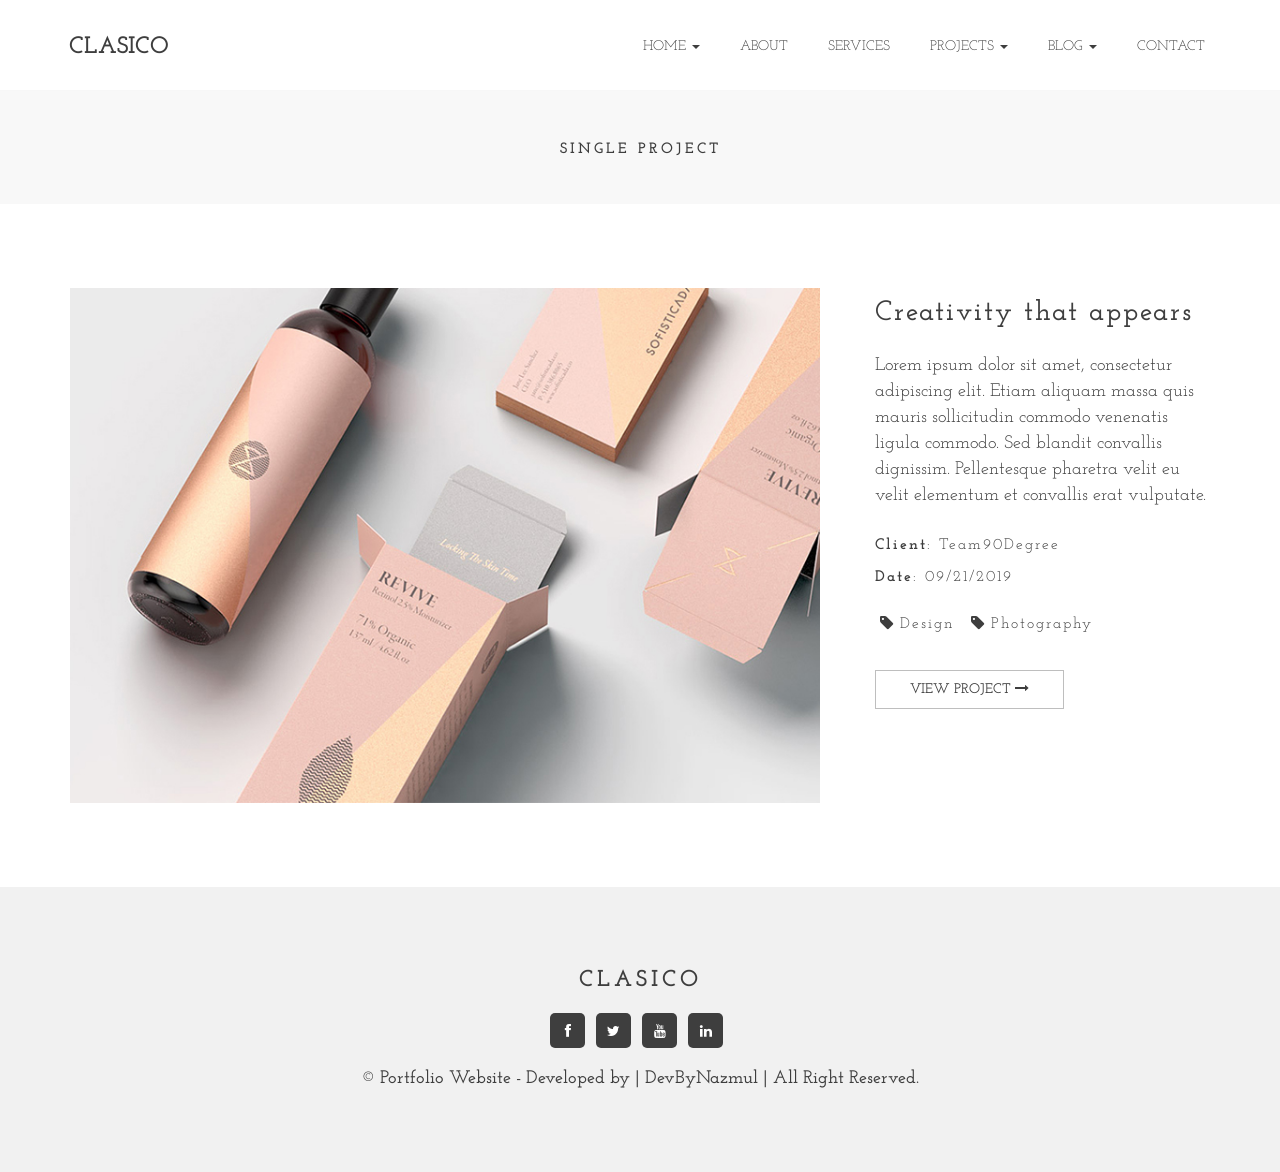
<file: project-single.html>
<!DOCTYPE html>
<html class="no-js" lang="en">


<head>
	<meta name="description" content="Clasico - Agency and Portfolio Template">
	<meta name="keywords" content="Clasico, portfolio, wordpress, html, css, theme">
    <meta name="viewport" content="width=device-width, initial-scale=1">  	
	<meta name="LegendTheme" content="legendtheme">
	<meta http-equiv="Content-Type" content="text/html; charset=utf-8" />
	<title>Clasico - Minimal Portfolio Template</title>
    
    <!-- CSS Files -->
    <link rel="stylesheet" type="text/css" href="css/bootstrap.min.css" />
    <link rel="stylesheet" type="text/css" href="css/font-awesome.min.css" />
    <link rel="stylesheet" type="text/css" href="css/ionicons.css" />
    <link rel="stylesheet" type="text/css" href="css/style.css" />
</head>
<body>
	
    <header id="header">
    	<!-- start Navigation -->
        <nav class="navbar navbar-default" >
          <div class="container">
			<div class="row">
				<!-- Brand and toggle get grouped for better mobile display -->
				<div class="navbar-header">
				  <button type="button" class="navbar-toggle" data-toggle="collapse" data-target="#bs-example-navbar-collapse-1">
					<span class="sr-only">Toggle navigation</span>
					<span class="icon-bar"></span>
					<span class="icon-bar"></span>
					<span class="icon-bar"></span>
				  </button>
				  <a class="navbar-brand" href="index.html">Clasico</a>
				</div>
			
				<!-- Collect the nav links, forms, and other content for toggling -->
				<div class="collapse navbar-collapse" id="bs-example-navbar-collapse-1">
				  <ul class="nav navbar-nav navbar-right">
					<li class="dropdown">
					  <a href="#" class="dropdown-toggle" data-toggle="dropdown">Home <b class="caret"></b></a>
					  <ul class="dropdown-menu">
						<li><a href="index.html">Grid Three</a></li>
						<li><a href="home-grid-two.html">Grid Two</a></li>
						<li><a href="home-agency.html">Agency</a></li>
					  </ul>
					</li>
					<li ><a href="about.html">About</a></li>
					<li><a href="services.html">Services</a></li>
					<li class="dropdown">
					  <a href="#" class="dropdown-toggle" data-toggle="dropdown">Projects <b class="caret"></b></a>
					  <ul class="dropdown-menu">
						<li><a href="project-grid-two.html">Project Grid Two</a></li>
						<li><a href="project-grid-three.html">Project Grid Three</a></li>
						<li><a href="project-single.html">Single project Page</a></li>
					  </ul>
					</li>
					<li class="dropdown">
					  <a href="#" class="dropdown-toggle" data-toggle="dropdown">Blog <b class="caret"></b></a>
					  <ul class="dropdown-menu">
						<li><a href="blog-with-sidebar.html">Blog Page</a></li>
						<li><a href="blog-post.html">Single Blog Page</a></li>
					  </ul>
					</li>
					<li><a href="contact.html">Contact</a></li>
				  </ul>
				</div><!-- /.navbar-collapse -->
			</div>	
          </div><!-- /.container-fluid -->
        </nav><!-- end nav -->
    </header><!-- end header-->
	
	<div class="breadcrumb_area">
		<div class="container">
			<div class="row">
				<div class="home-top col-sm-12">
					<h3>Single Project</h3>
				</div><!-- end home-top -->
			</div><!-- end row -->
		</div><!-- end container -->
	</div><!-- end breadcrumb -->
	
	
    <section id="project-single">
    	<div class="container project-single">
        	<div class="row">
            	
                <div class="col-sm-12 col-md-8">
                	<img src="images/single-project.jpg" alt="" />
                </div><!-- end col-sm-8 -->
                
                <div class="col-sm-12 col-md-4  description">
                	<h4>Creativity that appears </h4>
                    <p>Lorem ipsum dolor sit amet, consectetur adipiscing elit. Etiam aliquam massa quis mauris sollicitudin commodo venenatis ligula commodo. Sed blandit convallis dignissim. Pellentesque pharetra velit eu velit elementum et convallis erat vulputate.</p>
                    <div><span class="our-color">Client</span>: Team90Degree</div>
                    <div><span class="our-color">Date</span>: 09/21/2019 </div>
                    <div class="tags">
                    	<ul>
                        	<li><i class="fa fa-tag"></i><a href="#">Design</a></li>
                            <li><i class="fa fa-tag"></i><a href="#">Photography</a></li>
                        </ul>
                    </div><!-- end tags -->
                    <a href="#" class="button">View Project <i class="fa fa-long-arrow-right"></i></a>
                </div><!-- end description -->
                
            </div><!-- end row -->
        </div><!-- end container -->
    </section><!-- end project-single -->
    
    <footer class="footer-top-area">
    	<div class="container">
        	<div class="">
            	<div class="footertop">
                
                    <div class="footer-copy-right col-sm-12">
						<a  href="#"> Clasico </a>
						<div class="footer-top-social-info">
                            <a href="#" class="facebook"><i class="fa fa-facebook"></i></a>
                            <a href="#" class="twitter"><i class="fa fa-twitter"></i></a>
                            <a href="#" class="youtube"><i class="fa fa-youtube"></i></a>
                            <a href="#" class="linkedin"><i class="fa fa-linkedin"></i></a>
                        </div>
						
                    </div><!-- end footer-top -->
					<div class="copy-right-area">
					
						<div class="footer-copy-right col-sm-12">
							<p > © Portfolio Website - Developed by | DevByNazmul | All Right Reserved. </p>
						</div><!-- end footer-widget -->

						
					</div>
                    
                </div><!-- end widgets -->
                
            </div><!-- end row -->
        </div><!-- end container -->
    </footer><!-- end footer -->


	<!-- JavaScript Files -->
    <script src="js/jquery-2.2.4.min.js"></script>
    <script src="js/bootstrap.min.js"></script>
    <script src="js/jquery.easing.min.js"></script>
    <script src="js/jquery.mixitup.min.js"></script>
	<script src="js/tilt.js"></script>	
	<script src="js/scrollup.js"></script>
	<script src="js/mail.js"></script>
	<script src="js/script.js"></script>
</body>


</html>
</file>
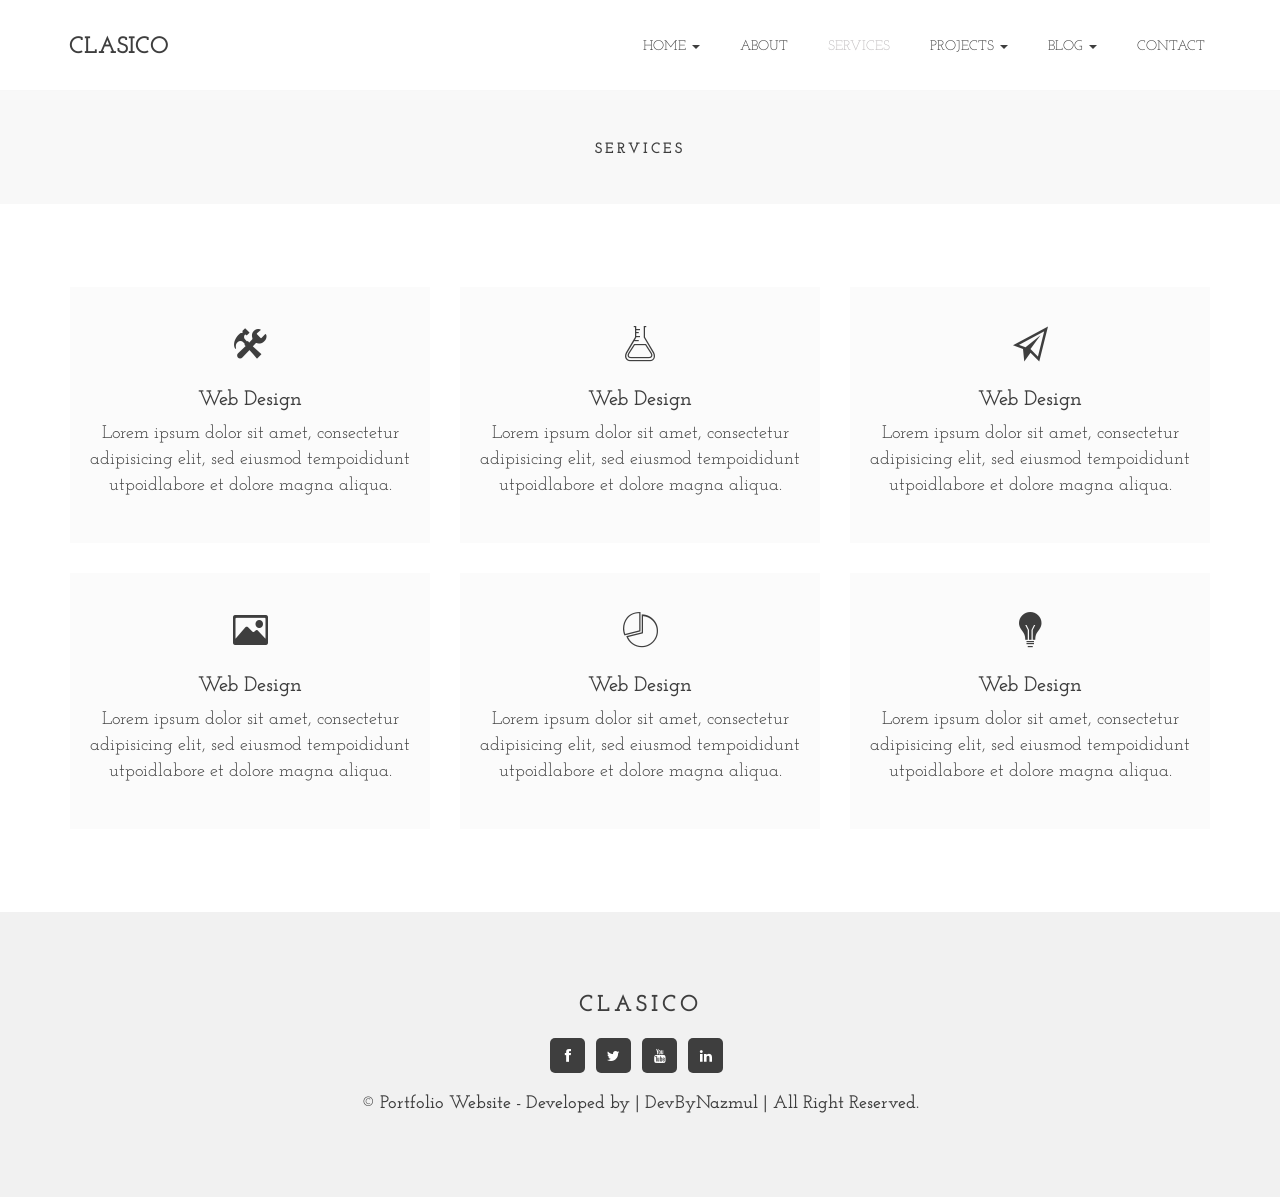
<file: services.html>
<!DOCTYPE html>
<html class="no-js" lang="en">


<head>
	<meta name="description" content="Clasico - Agency and Portfolio Template">
	<meta name="keywords" content="Clasico, portfolio, wordpress, html, css, theme">
    <meta name="viewport" content="width=device-width, initial-scale=1">  	
	<meta name="LegendTheme" content="legendtheme">
	<meta http-equiv="Content-Type" content="text/html; charset=utf-8" />
	<title>Clasico - Minimal Portfolio Template</title>
    
    <!-- CSS Files -->
    <link rel="stylesheet" type="text/css" href="css/bootstrap.min.css" />
    <link rel="stylesheet" type="text/css" href="css/font-awesome.min.css" />
    <link rel="stylesheet" type="text/css" href="css/ionicons.css" />
    <link rel="stylesheet" type="text/css" href="css/style.css" />
</head>
<body>
	
    <header id="header">
    	<!-- start Navigation -->
        <nav class="navbar navbar-default" >
          <div class="container">
			<div class="row">
				<!-- Brand and toggle get grouped for better mobile display -->
				<div class="navbar-header">
				  <button type="button" class="navbar-toggle" data-toggle="collapse" data-target="#bs-example-navbar-collapse-1">
					<span class="sr-only">Toggle navigation</span>
					<span class="icon-bar"></span>
					<span class="icon-bar"></span>
					<span class="icon-bar"></span>
				  </button>
				  <a class="navbar-brand" href="index.html">Clasico</a>
				</div>
			
				<!-- Collect the nav links, forms, and other content for toggling -->
				<div class="collapse navbar-collapse" id="bs-example-navbar-collapse-1">
				  <ul class="nav navbar-nav navbar-right">
					<li class="dropdown">
					  <a href="#" class="dropdown-toggle" data-toggle="dropdown">Home <b class="caret"></b></a>
					  <ul class="dropdown-menu">
						<li><a href="index.html">Grid Three</a></li>
						<li><a href="home-grid-two.html">Grid Two</a></li>
						<li><a href="home-agency.html">Agency</a></li>
					  </ul>
					</li>
					<li ><a href="about.html">About</a></li>
					<li class="active"><a href="services.html">Services</a></li>
					<li class="dropdown">
					  <a href="#" class="dropdown-toggle" data-toggle="dropdown">Projects <b class="caret"></b></a>
					  <ul class="dropdown-menu">
						<li><a href="project-grid-two.html">Project Grid Two</a></li>
						<li><a href="project-grid-three.html">Project Grid Three</a></li>
						<li><a href="project-single.html">Single project Page</a></li>
					  </ul>
					</li>
					<li class="dropdown">
					  <a href="#" class="dropdown-toggle" data-toggle="dropdown">Blog <b class="caret"></b></a>
					  <ul class="dropdown-menu">
						<li><a href="blog-with-sidebar.html">Blog Page</a></li>
						<li><a href="blog-post.html">Single Blog Page</a></li>
					  </ul>
					</li>
					<li><a href="contact.html">Contact</a></li>
				  </ul>
				</div><!-- /.navbar-collapse -->
			</div>	
          </div><!-- /.container-fluid -->
        </nav><!-- end nav -->
    </header><!-- end header-->
	
	<div class="breadcrumb_area">
		<div class="container">
			<div class="row">
				<div class="home-top col-sm-12">
					<h3>services</h3>
				</div><!-- end home-top -->
			</div><!-- end row -->
		</div><!-- end container -->
	</div><!-- end breadcrumb -->
	
    <section id="services">
    	<div class="container">
            <div class="row">
                <div class="col-md-4 col-sm-6 ">
					<div class="service-single">
						<div class="icon ion-settings"> </div>
						<h6>Web Design</h6>
						<p>Lorem ipsum dolor sit amet, consectetur adipisicing elit, sed eiusmod tempoididunt utpoidlabore et dolore magna aliqua.</p>
					</div>	
                </div><!-- end service -->
                <div class="col-md-4 col-sm-6">
					<div class="service-single ">
						<div class="icon ion-ios-flask-outline"> </div>
						<h6>Web Design</h6>
						<p>Lorem ipsum dolor sit amet, consectetur adipisicing elit, sed eiusmod tempoididunt utpoidlabore et dolore magna aliqua.</p>
					</div>	
                </div><!-- end service -->
                <div class=" col-md-4 col-sm-6">
					<div class="service-single">
						<div class="icon ion-paper-airplane"> </div>
						<h6>Web Design</h6>
						<p>Lorem ipsum dolor sit amet, consectetur adipisicing elit, sed eiusmod tempoididunt utpoidlabore et dolore magna aliqua.</p>
					</div>	
                </div><!-- end service -->
                <div class=" col-md-4 col-sm-6">
					<div class="service-single">
						<div class="icon ion-image"> </div>
						<h6>Web Design</h6>
						<p>Lorem ipsum dolor sit amet, consectetur adipisicing elit, sed eiusmod tempoididunt utpoidlabore et dolore magna aliqua.</p>
					</div>	
                </div><!-- end service -->
                <div class=" col-md-4 col-sm-6">
					<div class="service-single">
						<div class="icon ion-ios-pie-outline"> </div>
						<h6>Web Design</h6>
						<p>Lorem ipsum dolor sit amet, consectetur adipisicing elit, sed eiusmod tempoididunt utpoidlabore et dolore magna aliqua.</p>
					</div>	
                </div><!-- end service -->
                <div class=" col-md-4 col-sm-6">
					<div class="service-single">
						<div class="icon ion-ios-lightbulb"> </div>
						<h6>Web Design</h6>
						<p>Lorem ipsum dolor sit amet, consectetur adipisicing elit, sed eiusmod tempoididunt utpoidlabore et dolore magna aliqua.</p>
					</div>	
                </div><!-- end service -->
                
            </div><!-- end row -->
        </div><!-- end container -->
    </section><!-- end our-team -->
    
    <footer class="footer-top-area">
    	<div class="container">
        	<div class="">
            	<div class="footertop">
                
                    <div class="footer-copy-right col-sm-12">
						<a  href="#"> Clasico </a>
						<div class="footer-top-social-info">
                            <a href="#" class="facebook"><i class="fa fa-facebook"></i></a>
                            <a href="#" class="twitter"><i class="fa fa-twitter"></i></a>
                            <a href="#" class="youtube"><i class="fa fa-youtube"></i></a>
                            <a href="#" class="linkedin"><i class="fa fa-linkedin"></i></a>
                        </div>
						
                    </div><!-- end footer-top -->
					<div class="copy-right-area">
					
						<div class="footer-copy-right col-sm-12">
							<p > © Portfolio Website - Developed by | DevByNazmul | All Right Reserved. </p>
						</div><!-- end footer-widget -->

						
					</div>
                    
                </div><!-- end widgets -->
                
            </div><!-- end row -->
        </div><!-- end container -->
    </footer><!-- end footer -->


	<!-- JavaScript Files -->
    <script src="js/jquery-2.2.4.min.js"></script>
    <script src="js/bootstrap.min.js"></script>
    <script src="js/jquery.easing.min.js"></script>
    <script src="js/jquery.mixitup.min.js"></script>
	<script src="js/tilt.js"></script>	
	<script src="js/mail.js"></script>
	<script src="js/scrollup.js"></script>
	<script src="js/script.js"></script>
</body>


</html>
</file>
<file: css/style.css>
/*
Template Name: Portfolio WEbsite
Author: Dev Nazmul
Author URI: https://github.com/devbynazmul
Version: 1.0.2
*/

/*=====  [Table of contents] ===== 
1. Google Fonts Import
2. Default style 
3. Banner area
4. Portfolio area
5. Agency services area
6. About area
7. Services area 
8. Projects area
9. Blog area
10. Contact area
11. Responsive style
*/

/* ===== 1. Google Fonts Import  ====*/
@import url(http://fonts.googleapis.com/css?family=Josefin+Slab:100,300,400,600,700,100italic,300italic,400italic,600italic,700italic);
/* ===== 2. Default style   ====*/
body { font-family: 'Josefin Slab', serif; color: #3e3e3e; }
h1, h2, h3, h4, h6 { font-weight: 600; }
h1 { font-size: 3.45em; }
h2 { font-size: 3em; }
h3 { font-size: 2.45em; letter-spacing: 8px; }
h4 { font-size: 2em; }
h5 { font-size: 1.8em; }
h6 { font-size: 1.5em; }
p { font-size: 1.3em; }
ul { list-style: none; margin: 0; padding: 0; }
a { color: #3e3e3e; -webkit-transition: all 0.3s ease-out; -moz-transition: all 0.3s ease-out; -ms-transition: all 0.3s ease-out; -o-transition: all 0.3s ease-out; transition: all 0.3s ease-out; }
a:hover {
  color: #c0bdbf;
  text-decoration: none;
}
img { border: 0; width: 100%; }
form input, textarea { outline: none; }


/*NAVBAR STYLE*/
.navbar-default { margin: 0; height:90px; background:#fff; border: 0; border-radius: 0px; z-index: 9999; }
/* title */
.navbar-default .navbar-brand {
  color: #3e3e3e;
  font-size: 1.7em;
  font-weight: bold;
  height: 90px;
  line-height: 95px;
  padding: 0 20px;
  text-transform: uppercase;
}
.navbar-default .navbar-brand:hover,
.navbar-default .navbar-brand:focus { color: #3e3e3e; }
/* link */
.navbar-default .navbar-nav > li > a {
  height: 90px;
  line-height: 93px;
  padding: 0 20px;
  text-transform: uppercase;
}
.navbar-default .navbar-nav > li > a:hover,
.navbar-default .navbar-nav > li > a:focus {
	-webkit-transition: all 0.4s ease-out;
	-moz-transition: all 0.4s ease-out;
	-ms-transition: all 0.4s ease-out;
	-o-transition: all 0.4s ease-out;
	transition: all 0.4s ease-out;
}
nav ul.navbar-nav  li:hover > a {
  color: #3e3e3e;
}
.navbar-default .navbar-nav > li.active a {
  background: transparent none repeat scroll 0 0;
  box-shadow: 0 0 0 #000;
  color: #c0bdbf;
}
.navbar-default .navbar-nav > .active > a:focus {
  background-color: transparent;
  color: #555;
  outline: 0 none;
}
.navbar-default .navbar-nav > li.active a:hover { background: transparent; color: #e10000; }
.navbar-default .navbar-nav > .open > a, 
.navbar-default .navbar-nav > .open > a:hover, 
.navbar-default .navbar-nav > .open > a:focus { color: #e10000; background-color: transparent; }
/* caret */
.navbar-default .navbar-nav > .dropdown > a:hover .caret, .navbar-default .navbar-nav > .dropdown > a:focus .caret {
  border-bottom-color: #3e3e3e;
  border-top-color: #3e3e3e;
  transition: all 0.3s ease-out 0s;
}
.navbar-default .navbar-nav > .dropdown > a:hover .caret,
.navbar-default .navbar-nav > .dropdown > a:focus .caret {
    border-top-color: #3e3e3e;
    border-bottom-color: #3e3e3e;
	-webkit-transition: all 0.3s ease-out;
	-moz-transition: all 0.3s ease-out;
	-ms-transition: all 0.3s ease-out;
	-o-transition: all 0.3s ease-out;
	transition: all 0.3s ease-out;
}

.navbar-default .navbar-nav > .dropdown > a:hover .caret, .navbar-default .navbar-nav > .dropdown > a:focus .caret {
  border-bottom-color: #c0bdbf;
  border-top-color: #c0bdbf;
  transition: all 0.3s ease-out 0s;
}

.navbar-default .navbar-nav > .open > a .caret, 
.navbar-default .navbar-nav > .open > a:hover .caret, 
.navbar-default .navbar-nav > .open > a:focus .caret { border-top-color: #e10000; border-bottom-color: #e10000; }
.navbar-toggle { margin-top: 28px; }
/*Dropdown Menu*/
.dropdown-menu {
  background: #fff none repeat scroll 0 0;
  border: 1px solid #f5f5f5;
  border-radius: 0;
  box-shadow: 0 0 0 #000;
  padding: 0;
  top: 115px;
  display: inherit;
  transition: all 0.6s ease 0s;
}
.nav .dropdown:hover .dropdown-menu {
  opacity: 1;
  top: 90px;
  visibility: visible;
}
.dropdown-menu li a {
  background: #3b3b3b none repeat scroll 0 0;
  border-bottom: 1px solid #4c4c4c;
  color: #c0bdbf;
  font-size: 13px;
  font-weight: 600;
  padding: 14px 20px;
  text-transform: uppercase;
}
.dropdown-menu > .active > a, .dropdown-menu > .active > a:hover, .dropdown-menu > .active > a:focus,.dropdown-menu > li > a:hover, .dropdown-menu > li > a:focus {
  background-color: #3b3b3b;
  color: #c0bdbf;
  outline: 0 none;
  text-decoration: none;
}
.dropdown-menu {
  border: 0 none;
  min-width: 225px;
}
.dropdown-menu li > a:hover,
.dropdown-menu li > a:focus,
.dropdown-submenu:hover > a {
}
nav ul.navbar-nav li:hover > a {
  color: #c0bdbf !important;
}
.dropdown-menu .active > a {
}
.dropdown-menu {
  opacity: 0;
  visibility: hidden;
}
nav.navbar-default ul.nav li:hover > a b.caret {
  border-bottom-color: #c0bdbf;
  border-top-color: #c0bdbf;
  color: #c0bdbf;
}
.navbar-default .navbar-nav > li > a {
  color: #3e3e3e;
}
@media (max-width: 767px) {
	.navbar-collapse {
		margin: 0px;
		margin-left: 10px;
		padding: 0px 30px;
		background: #fff;
		border: none;
		border-top: 1px solid #303440;
		border-bottom: 1px solid #303440;
	}
	.navbar-default .navbar-nav > li > a { color: #303440; height: 40px; line-height: 40px; }
	.navbar-default .navbar-nav > li > a:hover { color: #ff0066; }
}
.navbar > .container .navbar-brand, .navbar > .container-fluid .navbar-brand {
  margin-left: -6px;
}

/* ===== 3. Banner area ====*/
.banner-area {
  background: rgba(0, 0, 0, 0) url("../images/home.jpg") repeat scroll center center / cover ;
  border-bottom: 1px solid #f6f6f6;
}
.banner-area.banner-two {
  background: rgba(0, 0, 0, 0) url("../images/bg-2.jpg") repeat scroll center center / cover ;
}
.banner-area .home-top {
  margin: 50px 0;
  padding: 153px 50px 187px;
  text-align: center;
}
header {
  border-bottom: 1px solid #f7f7f7;
}
#agency .home-top { text-align: center; }
.home-top h3 {
  font-size: 39px;
  font-weight: bold;
  margin-bottom: 20px;
  text-transform: uppercase;
}
.home-top p {
  font-size: 37px;
  margin-bottom: 40px;
}
.home-top a {
  border: 1px solid #bebebe;
  font-weight: 600;
  padding: 13px 34px;
  text-transform: uppercase;
  transition: all 0.6s ease-out 0s;
  -webkit-transition: all 0.6s ease-out;
  -moz-transition: all 0.6s ease-out;
  -ms-transition: all 0.6s ease-out;
  -o-transition: all 0.6s ease-out;
}
.home-top a:hover { 
  border: 1px solid #3e3e3e; color: #fff;
  background: #3e3e3e;
 }

 /* ===== 4. Portfolio area ====*/
section.portfolio-area {
  padding-bottom: 47px;
  padding-top: 80px;
}
.portfolio-filter {
  text-align: center;
}
#portfolio .inner-portfolio a.filter::after {
  background: #3e3e3e none repeat scroll 0 0;
  border-radius: 50%;
  content: "";
  height: 7px;
  left: 50%;
  margin-left: -3px;
  opacity: 0;
  position: absolute;
  top: 6px;
  transition: all 0.5s ease 0s;
  width: 7px;
}
#portfolio .inner-portfolio a.filter:hover::after, #portfolio .inner-portfolio a.filter.active::after {
  opacity: 1;
  top: -10px;
  background:#c0bdbf;
}
 #portfolio .inner-portfolio a.filter.active {
  color:#c0bdbf;
}

#agency #portfolio h5 { margin-bottom: 50px; text-align: center; text-transform: uppercase; letter-spacing: 8px; }
#portfolio .inner-portfolio { text-align: left; }
#portfolio .inner-portfolio a.filter {
  cursor: pointer;
  font-weight: 600;
  margin-left: 1.5%;
  position: relative;
  text-transform: uppercase;
}
#portfolio .inner-portfolio .portfolio { margin: 25px 0; }
/*GRID THREE*/
#portfolio .inner-portfolio .portfolio .mix { display: none ; width: 30.9%; margin: 1%; position: relative; }
/*GRID TWO*/
#grid-two #portfolio .inner-portfolio .portfolio .mix { display: none ; width: 47%; margin: 1%; position: relative; }
#portfolio .inner-portfolio .portfolio .inner-item {
  background: rgba(25, 25, 25, 0.85) none repeat scroll 0 0;
  color: #fff;
  cursor: pointer;
  height: 100%;
  left: 0;
  opacity: 0;
  position: absolute;
  text-align: center;
  top: 0;
  transform: inherit;
  transition: all 0.6s ease 0s;
  width: 100%;
  z-index: 9999;
}
.inner-portfolio .portfolio a {
  display: block;
}
#portfolio  .inner-portfolio .portfolio a:hover  .inner-item {
  transform: scale(1);
  opacity:1;
}
.copy-right-area {
  text-align: center;
}
#portfolio .inner-portfolio .portfolio .mix .inner-item .text {
  height: 80px;
  left: 0;
  padding-left: 23px;
  position: absolute;
  text-align: left;
  top: 55px;
  width: 100%;
}
#portfolio .inner-portfolio .portfolio .mix .inner-item .text h6 {
  color: #fff;
  font-size: 1.3em;
  font-weight: bold;
  margin-bottom: 5px;
  text-transform: uppercase;
}
.inner-portfolio .inner-item .text > p {
  color: #fff;
}

 /* ===== 5. agency services area ====*/
#what-we-do {
  margin-top: 74px;
}
#agency #what-we-do .what-we-do h5 { margin-bottom: 40px; text-transform: uppercase; text-align: center; letter-spacing: 8px; }
.service-single {
  background: #fbfbfb none repeat scroll 0 0;
  margin-bottom: 30px;
  padding: 34px 20px;
  text-align: center;
  transition: all 0.6s ease 0s;
}
#agency #what-we-do {
  margin-bottom: -26px;
  margin-top: 74px;
}
.service-single:hover {
  box-shadow: 0 8px 24px rgba(0, 0, 0, 0.15);
  transform: translateY(-5px);
}
.what-we-do .service h6 {
  display: inline-block;
  margin-bottom: 10px;
  padding-bottom: 5px;
}
#agency #portfolio .inner-portfolio { margin-top: 50px; }
.service-single .icon {
  font-size: 40px;
  transition: all 0.4s ease 0s;
}
.pmb-30{ margin-bottom:30px}
.pmb-20{ margin-bottom:20px}
.portfolio__area {
  padding-bottom: 46px;
  padding-top: 22px;
}
 /* ===== 6. About area ====*/
#about .about h5 { margin-bottom: 20px; }
#our-team {
  padding: 53px 0 83px;
}
#our-team .our-team h5 { margin-bottom: 30px; }
#our-team .our-team h6 { padding: 0; margin: 0; margin-bottom: 3px; display: inline-block; }
#our-team .our-team ul { margin-top: 10px; }
#our-team .our-team ul li { display: inline-block; }
#our-team .our-team ul li i {
  background: #3e3e3e none repeat scroll 0 0;
  border: 1px solid #3e3e3e;
  color: #fff;
  font-size: 20px;
  height: 35px;
  line-height: 35px;
  text-align: center;
  transition: all 0.3s ease-out 0s;
  width: 35px;
}
#our-team .our-team ul li i:hover { 
  color: #3e3e3e; 
  background:#c0bdbf;
  border: 1px solid #c0bdbf;
  
 }
 /* ===== 7. services area ====*/
#services {
  margin: 83px 0 53px;
}
#services .services {  }
#services .services .service { padding: 50px 30px 50px 30px; }
#services .services .service h6 { margin: 30px 0 10px 0; text-transform: uppercase; letter-spacing: 3px; }

#clients { margin: 30px 50px; }
#clients .clients { padding: 0px 60px 0 60px; }
#clients .clients h5 { margin-bottom: 30px; }
#clients .clients ul li { display: inline-block; text-align: center; margin: 1% 1% 1% 0; border: 1px solid #bebebe; width: 23%; padding: 1px; }
#clients .clients ul li img { opacity: 0.7; -webkit-transition: all 0.5s ease-out; -moz-transition: all 0.5s ease-out; -ms-transition: all 0.5s ease-out; -o-transition: all 0.5s ease-out; transition: all 0.5s ease-out; }
#clients .clients ul li img:hover { opacity: 1; }
.our-team .inner {
  background: #f8f8f8 none repeat scroll 0 0;
  padding: 21px 0;
  text-align: center;
}
.service-single:hover .icon {
  transform: scale(1.3);
}
/* ===== 8. projects area ====*/
.projects #portfolio {
  margin: 78px 0 0;
  padding-bottom: 49px;
  padding-top: 0;
  text-align: center;
}
.projects #portfolio .portfolio { text-align: center; }
#project-single {
  margin: 84px 0;
}
#project-single .project-single { }
#project-single .project-single .arrows { font-size: 1.3em; margin-bottom: 30px; }
#project-single .project-single .arrows i.fa { width: 30px; }
#project-single .project-single .description { padding-left: 40px; }
#project-single .project-single .description h4 { margin-bottom: 25px; letter-spacing: 2px; }
#project-single .project-single .description p { margin-bottom: 25px; } 
#project-single .project-single .description div { margin-bottom: 10px; font-size: 1.1em; letter-spacing: 2px; }
#project-single .project-single .description div .our-color { color: #3e3e3e; font-weight: 700; }
#project-single .project-single .description .tags { margin: 20px 0 40px 0; }
#project-single .project-single .description .tags ul li { padding: 5px; display: inline-block; }
#project-single .project-single .description .tags ul li i.fa { width: 20px; }
 /* ===== 9. Blog area ====*/
.container.blog {
}
#blog { margin-bottom: 70px; }
#blog .blog .content article {
  margin-bottom: 52px;
  overflow: hidden;
}
#blog .blog .content .blog-text ul {
  margin: 23px 2px 20px;
  text-align: left;
}
#blog .blog .content .blog-text ul li { display: inline-block; margin-right: 10px; }
#blog .blog .content .blog-text ul li i.fa { width: 20px; text-align: left; }
#blog .blog .content .blog-text h4 {
  margin: 0 0 15px;
  padding: 0;
}
#blog .blog .content .blog-text a { margin: 30px 0; }
a.button { 
	  border: 1px solid #bebebe;
	  font-weight: 600;
	  padding: 11px 34px;
	  text-transform: uppercase;
	-webkit-transition: all 0.6s ease-out;
	-moz-transition: all 0.6s ease-out;
	-ms-transition: all 0.6s ease-out;
	-o-transition: all 0.6s ease-out;
	transition: all 0.6s ease-out;
}
a.button:hover { background: #3e3e3e none repeat scroll 0 0;
border: 1px solid #3e3e3e;
color: #fff; }

/*pagination*/
div.pagination { margin: 0 auto; width: 100%; margin: 0; padding: 0; }
ul.pagination { margin: 0; padding: 0; }
ul.pagination li a { border: 1px solid #bebebe; border-radius: 4px; margin: 0px 3px; color: #5c606d; font-weight: 500; font-size: 1em; -webkit-transition: 0.5s; transition: 0.5s; }
ul.pagination li a:hover { border-color: #c0bdbf; background: transparent; color: #c0bdbf; }
ul.pagination li.active a {
  background: transparent none repeat scroll 0 0;
  border: 1px solid #c0bdbf;
  color: #3e3e3e;
}
ul.pagination li.active a:hover { background: transparent; border-color: #c0bdbf; color: #c0bdbf; }
.blog .content {
  padding-bottom: 7px;
}
#blog .blog .sidebar .widgets { padding-left: 30px; }
#blog .blog .sidebar .widgets .widget { margin-bottom: 50px; }
#blog .blog .sidebar .widgets .widget ul li { padding: 3px; font-size: 1.2em; }
#blog .blog .sidebar .widgets .widget.search { padding: 0; }
#blog .blog .sidebar .widgets .widget.search .input-group input.form-control { border-radius: 0px; border: 1px solid #bebebe; border-right: 1px solid #e2e2e2; box-shadow: 0px 0px 0px; }
#blog .blog .sidebar .widgets .widget.search .input-group .input-group-btn button {
  background: transparent none repeat scroll 0 0;
  border: 1px solid #bebebe;
  border-radius: 0;
  box-shadow: 0 0 0;
}
#blog .blog .sidebar .widgets .widget.tags ul li { display: inline-block; border: 1px solid #bebebe; margin: 5px 5px; padding: 7px 10px; }

#blog-no-sidebar { margin-bottom: 70px; }
#blog-no-sidebar .blog-no-sidebar { padding: 0 70px; }
#blog-no-sidebar .blog-no-sidebar .content article { overflow: hidden; margin-bottom: 70px; }
#blog-no-sidebar .blog-no-sidebar .content article .article-content { padding: 10px 30px; }
#blog-no-sidebar .blog-no-sidebar .content article .article-content ul { text-align: center; margin: 5px 0 20px 0; }
#blog-no-sidebar .blog-no-sidebar .content article .article-content ul li { display: inline-block; margin-right: 10px; }
#blog-no-sidebar .blog-no-sidebar .content article .article-content ul li i.fa { width: 20px; }
#blog-no-sidebar .blog-no-sidebar .content article .article-content h4 { margin: 40px 0 20px 0; }
#blog-no-sidebar .blog-no-sidebar .content article .article-content a.button { margin: 30px 0; }

#blog-post-no-sidebar {
  margin: 84px 0;
}
#blog-post-no-sidebar .blog-post-no-sidebar {  }
#blog-post-no-sidebar .blog-post-no-sidebar .content article .article-content ul {
  margin: 27px 0 0;
  text-align: left;
}
#blog-post-no-sidebar .blog-post-no-sidebar .content article .article-content ul li { display: inline-block; margin-right: 10px; }
#blog-post-no-sidebar .blog-post-no-sidebar .content article .article-content ul li i.fa { width: 20px; }
#blog-post-no-sidebar .blog-post-no-sidebar .content article .article-content h4 {
  margin: 19px 0 20px;
}
#blog-post-no-sidebar .blog-post-no-sidebar .content article .article-content blockquote { border-left: 0px solid #bebebe; color: #080808; font-weight: 600; font-style: italic; margin-left: 40px; }
#blog-post-no-sidebar .blog-post-no-sidebar .content .leave-comment { margin-top: 50px; }
#blog-post-no-sidebar .blog-post-no-sidebar .content .leave-comment input { border: 1px solid #bebebe; width: 32%; margin: 1% 1% 1% 0; height: 40px; padding: 5px 10px; }
#blog-post-no-sidebar .blog-post-no-sidebar .content .leave-comment textarea {
  border: 1px solid #bebebe;
  height: 150px;
  margin: 10px 0 19px;
  padding: 5px 10px;
  width: 99%;
}
#blog-post-no-sidebar .blog-post-no-sidebar .content .leave-comment button ,#contact .contact .contact-form button{
  background: transparent none repeat scroll 0 0;
  border: 1px solid #bebebe;
  font-weight: 600;
  padding: 11px 34px;
  text-transform: uppercase;
  transition: all 0.6s ease-out 0s;
}
#blog-post-no-sidebar .blog-post-no-sidebar .content .leave-comment button:hover ,#contact .contact .contact-form button:hover{ 
	background: #3e3e3e none repeat scroll 0 0;
	border: 1px solid #3e3e3e;
	color: #fff;
 }
#blog-post-no-sidebar .blog-post-no-sidebar .content article .article-content blockquote {
  background: #c0bdbf none repeat scroll 0 0;
  border-left: 3px solid #3e3e3e;
  color: #3e3e3e;
  font-style: italic;
  font-weight: 600;
  margin-bottom: 13px;
  margin-left: 40px;
}
.breadcrumb_area {
  background: #f8f8f8 none repeat scroll 0 0;
  margin-bottom: 73px;
  padding: 25px 0;
  text-align: center;
}
.breadcrumb_area h3 {
  font-size: 15px;
  letter-spacing: 3px;
  margin-top: 26px;
}
.container.blog {
  padding-top: 12px;
}
/* ===== 10. contact area ====*/
#contact {
  margin-bottom: 64px;
}
#contact .contact { }
#contact .contact h6 { margin-bottom: 30px; }
#contact .contact .contact-info { padding-right: 50px; }
#contact .contact .contact-info i.fa { width: 30px; font-size: 1.5em; color: #3e3e3e; }
#contact .contact .contact-info div { margin-bottom: 20px; }
#contact .contact .contact-form { padding-left: 50px; }
#contact .contact .contact-form input { width: 100%; margin-bottom: 20px; height: 45px; padding: 5px 15px; border: 1px solid #bebebe; }
#contact .contact .contact-form textarea { width: 100%; margin-bottom: 20px; height: 145px; padding: 5px 15px; border: 1px solid #bebebe; }
#contact .contact .contact-form button {
  background: #fff none repeat scroll 0 0;
  border: 1px solid #bebebe;
  padding: 14px 60px 10px;
}
.form-messege {
  margin-top: 20px;
}
.footer-top-social-info a {
  background-color: #3e3e3e;
  border-radius: 5px;
  color: #fff;
  display: inline-block;
  height: 35px;
  line-height: 40px;
  margin-right: 7px;
  text-align: center;
  transition: all 0.6s ease 0s;
  width: 35px;
}
.footer-top-social-info a:hover {
  background-color: #c0bdbf;
  color: #3e3e3e;
}
.footertop {
  display: block;
  overflow: hidden;
  text-align: center;
}
.footer-top-area {
  background: #f1f1f1 none repeat scroll 0 0;
  padding: 84px 0;
}
.footer-top-area {
  background: #f1f1f1 none repeat scroll 0 0;
  padding: 78px 0 70px;
}
#footer {
  background: #f8f8f8 none repeat scroll 0 0;
  border-top: 1px solid #f0f0f0;
  padding: 24px 0 10px;
  text-align: center;
}
#footer .widgets { padding: 60px 50px; }
#footer .widgets .footer-widget h5 { border-bottom: 1px solid #bebebe; display: inline-block; margin-bottom: 25px; padding-bottom: 5px; }
#footer .widgets .footer-widget ul li { font-size: 1.2em; padding: 5px 0; }
#footer .widgets .footer-widget ul.social li i.fa { width: 30px; }
#footer .copyright { border-top: 1px solid #bebebe; margin: 40px 50px 10px 50px; padding: 10px 0px; font-size: 1.2em; }
.footer-copy-right > p {
  font-weight: 600;
}
.footertop .footer-copy-right > a {
  display: inline-block;
  font-size: 23px;
  font-weight: bold;
  letter-spacing: 4px;
  margin-bottom: 15px;
  text-transform: uppercase;
}
.footer-top-social-info {
  margin-bottom: 18px;
}
a#scrollUp {
  background: #3e3e3e none repeat scroll 0 0;
  border: 2px solid #3e3e3e;
  border-radius: 50%;
  bottom: 80px;
  color: #fff;
  height: 40px;
  line-height: 40px;
  position: absolute;
  right: 50px;
  text-align: center;
  width: 40px;
}
a#scrollUp:hover {
  background: #444 none repeat scroll 0 0;
  border: 2px solid #444;
  color: #fff;
}
a:focus {
  outline: medium none;
  outline-offset: 0;
  text-decoration: none;
}
/* ===== 11. Responsive style  ====*/
/* Large desktop */
@media (min-width: 1200px) {
	
	
	
}
/* Portrait tablet to landscape and desktop */
@media (min-width: 768px) and (max-width: 979px) {
	#project-single .project-single { padding: 0 40px; }
	#footer .widgets { padding: 60px 40px; }
	
	
	
}
/* Landscape phone to portrait tablet */
@media (max-width: 767px) {
	#our-team .our-team ul { margin-bottom: 40px; }
	#services .services { padding: 60px 10px 0 10px; }
	#clients .clients { padding: 0px 10px 0 10px; }
	#clients .clients ul li { width: 48%; }
	#portfolio .inner-portfolio .portfolio .mix { width: 47%; }
	#portfolio .inner-portfolio {
	  padding: 0 10px;
	  position: relative;
	  z-index: 1;
	}
	#project-single .project-single { padding: 0 40px; }
	#blog .blog .sidebar .widgets { margin-top: 70px; margin-bottom: -70px; }
	#blog-no-sidebar .blog-no-sidebar { padding: 0 40px; }
	#blog-post-no-sidebar .blog-post-no-sidebar { padding: 0 40px; }
	#contact .contact { padding: 0 40px; }
	#contact .contact .contact-info { margin-bottom: 50px; padding: 0; }
	#contact .contact .contact-form { padding-left: 0px; }
	#footer .widgets { padding: 60px 40px; }
	#footer .widgets .footer-widget { margin-bottom: 30px; }
	
	
	
	
}
/* Landscape phones and down */
@media (max-width: 480px) {
	#clients .clients ul li { width: 100%; }
	#portfolio .inner-portfolio .portfolio .mix { width: 100%; }
	#grid-two #portfolio .inner-portfolio .portfolio .mix { width: 100%; }
	#project-single .project-single { padding: 0 10px; }
	#blog-no-sidebar .blog-no-sidebar { padding: 0 10px; }
	#blog-post-no-sidebar .blog-post-no-sidebar { padding: 0 10px; }
	#blog-post-no-sidebar .blog-post-no-sidebar .content .leave-comment input { width: 100%; }
	#footer .widgets { padding: 60px 10px; }
	#footer .copyright { margin: 40px 10px 10px 10px; }
	
	
	
}
/* Normal desktop :992px. */
@media (min-width: 992px) and (max-width: 1169px) {
}
/* Tablet desktop :768px. */
@media (min-width: 768px) and (max-width: 991px) {
#project-single .project-single .description {
  padding-left: 15px;
}
#project-single .project-single .description h4 {
  margin-top: 20px;
}
#blog .blog .sidebar .widgets {
  padding-left: 0;
}



}
/* small mobile :320px. */
@media (max-width: 767px) {
.container {width:300px}

.nav .dropdown:hover .dropdown-menu {
  opacity: 0;
  visibility: hidden;
  display:none;
}
.nav .dropdown.open .dropdown-menu {
  opacity: 1;
  visibility: visible;
  display:block;
}
.nav .dropdown.open .dropdown-menu li a {
  padding: 10px 33px;
}
.nav .dropdown.open .dropdown-menu li.active a {
  background: #3e3e3e none repeat scroll 0 0;
  color: #fff;
}
.navbar-default .navbar-nav .open .dropdown-menu > .active > a, .navbar-default .navbar-nav .open .dropdown-menu > .active > a:hover, .navbar-default .navbar-nav .open .dropdown-menu > .active > a:focus {
  background-color: #3e3e3e;
  color: #fff;
}
.navbar-default .navbar-nav .open .dropdown-menu > li > a {
  color: #fff;
}
.navbar-default .navbar-nav .open .dropdown-menu > li > a:hover, .navbar-default .navbar-nav .open .dropdown-menu > li > a:focus {
  background-color: #3e3e3e;
  color: #fff;
}
.navbar-default .navbar-nav > .open > a .caret, .navbar-default .navbar-nav > .open > a:hover .caret, .navbar-default .navbar-nav > .open > a:focus .caret {
  border-bottom-color: #c0bdbf;
  border-top-color: #c0bdbf;
}
.navbar-default .navbar-nav > .open > a, .navbar-default .navbar-nav > .open > a:hover, .navbar-default .navbar-nav > .open > a:focus {
  color: #c0bdbf;
}
.home-top h3 {
  font-size: 25px;
  font-weight: bold;
  line-height: 40px;
  margin-bottom: 20px;
  text-transform: uppercase;
}
.home-top p {
  font-size: 23px;
  line-height: 33px;
  margin-bottom: 51px;
}
.banner-area .home-top {
  margin: 50px 0;
  padding: 80px 50px;
  text-align: center;
}
#project-single .project-single .description {
  padding-left: 15px;
}
#project-single .project-single .description h4 {
  margin-top: 26px;
}
.banner-area .home-top {
  margin-top: 87px;
  padding: 0 22px 56px;
}
section.portfolio-area {
  padding-bottom: 58px;
}
#portfolio .inner-portfolio .portfolio .mix {
  width: 100%;
}
#grid-two #portfolio .inner-portfolio .portfolio .mix {
  width: 100%;
}
.team {
  margin-bottom: 15px;
}
#our-team {
  padding: 53px 0 68px;
}
#project-single .project-single .description {
  padding-left: 15px;
}
#project-single .project-single .description h4 {
  margin-top: 20px;
}
#blog .blog .sidebar .widgets {
  margin-bottom: -40px;
  margin-top: 69px;
  padding: 0;
}






}
/* Large Mobile :480px. */
@media only screen and (min-width: 480px) and (max-width: 767px) {
.container {width:450px}




}
</file>
